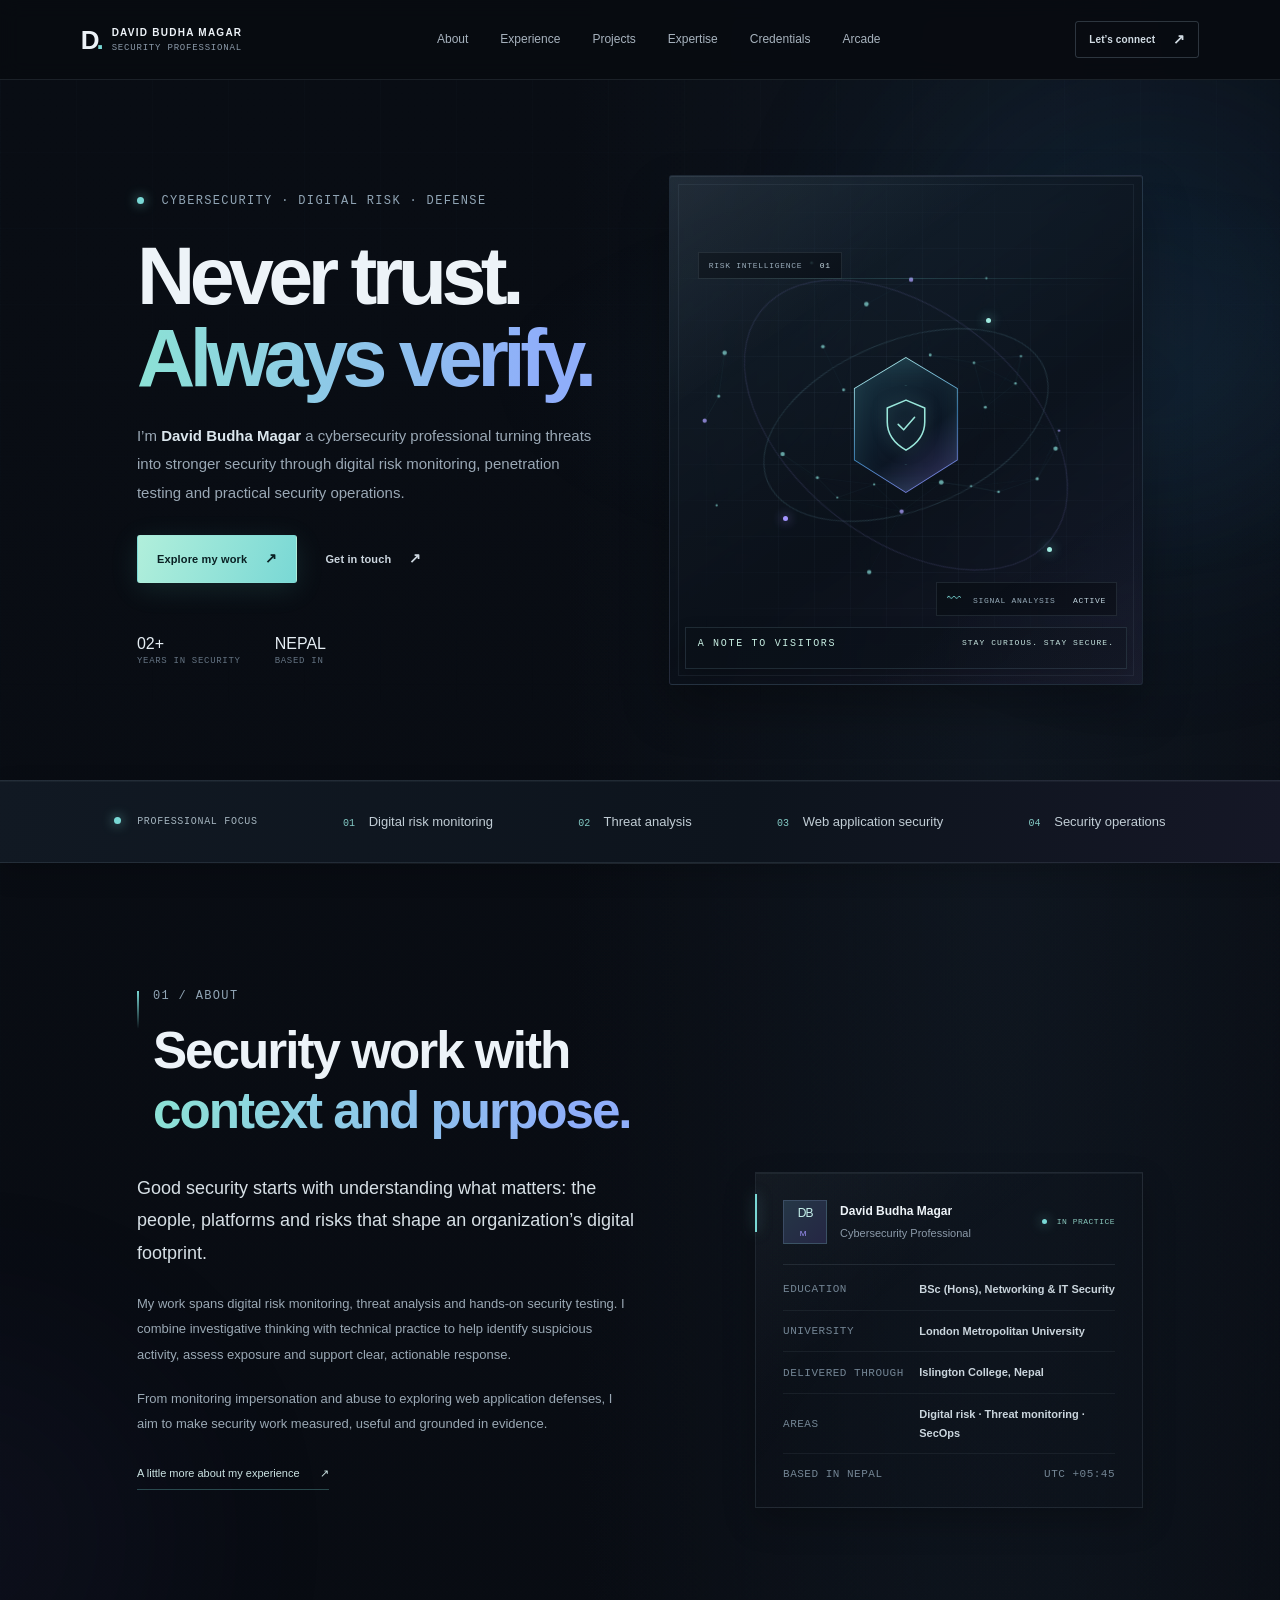
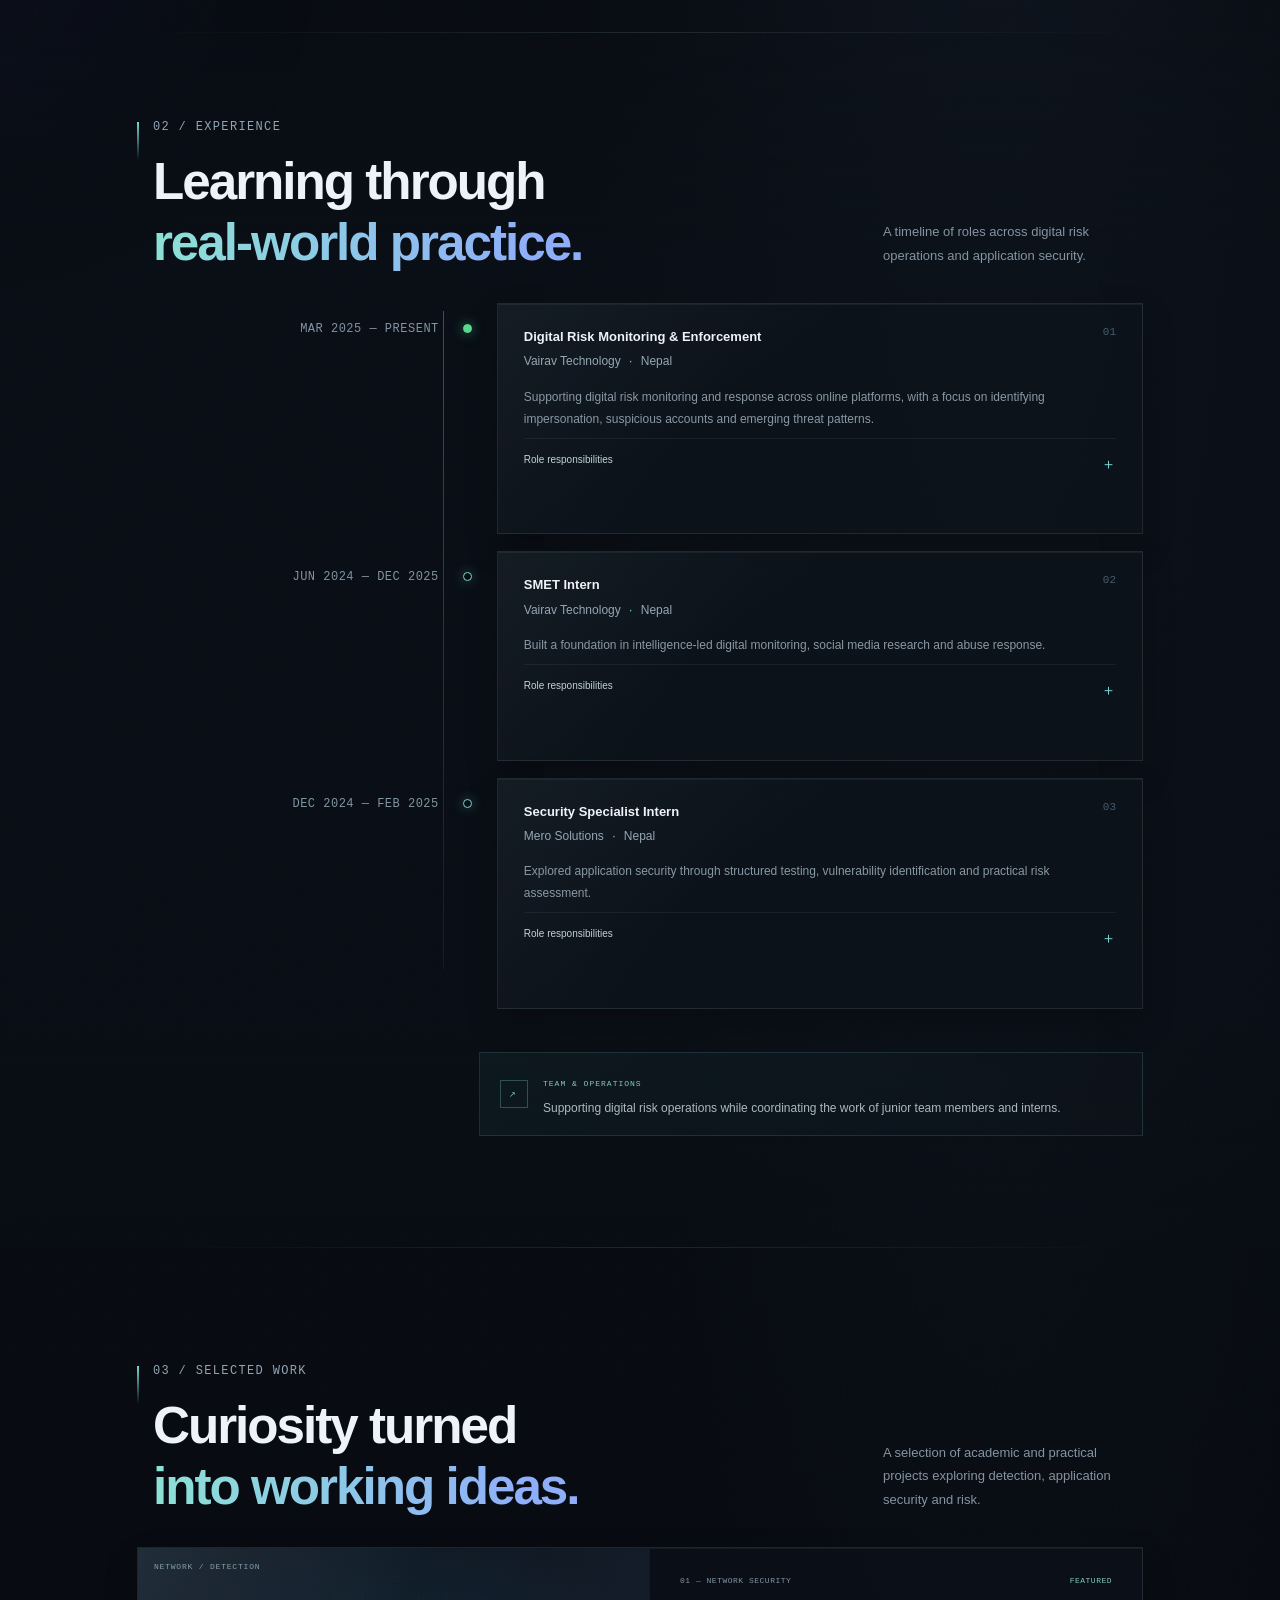
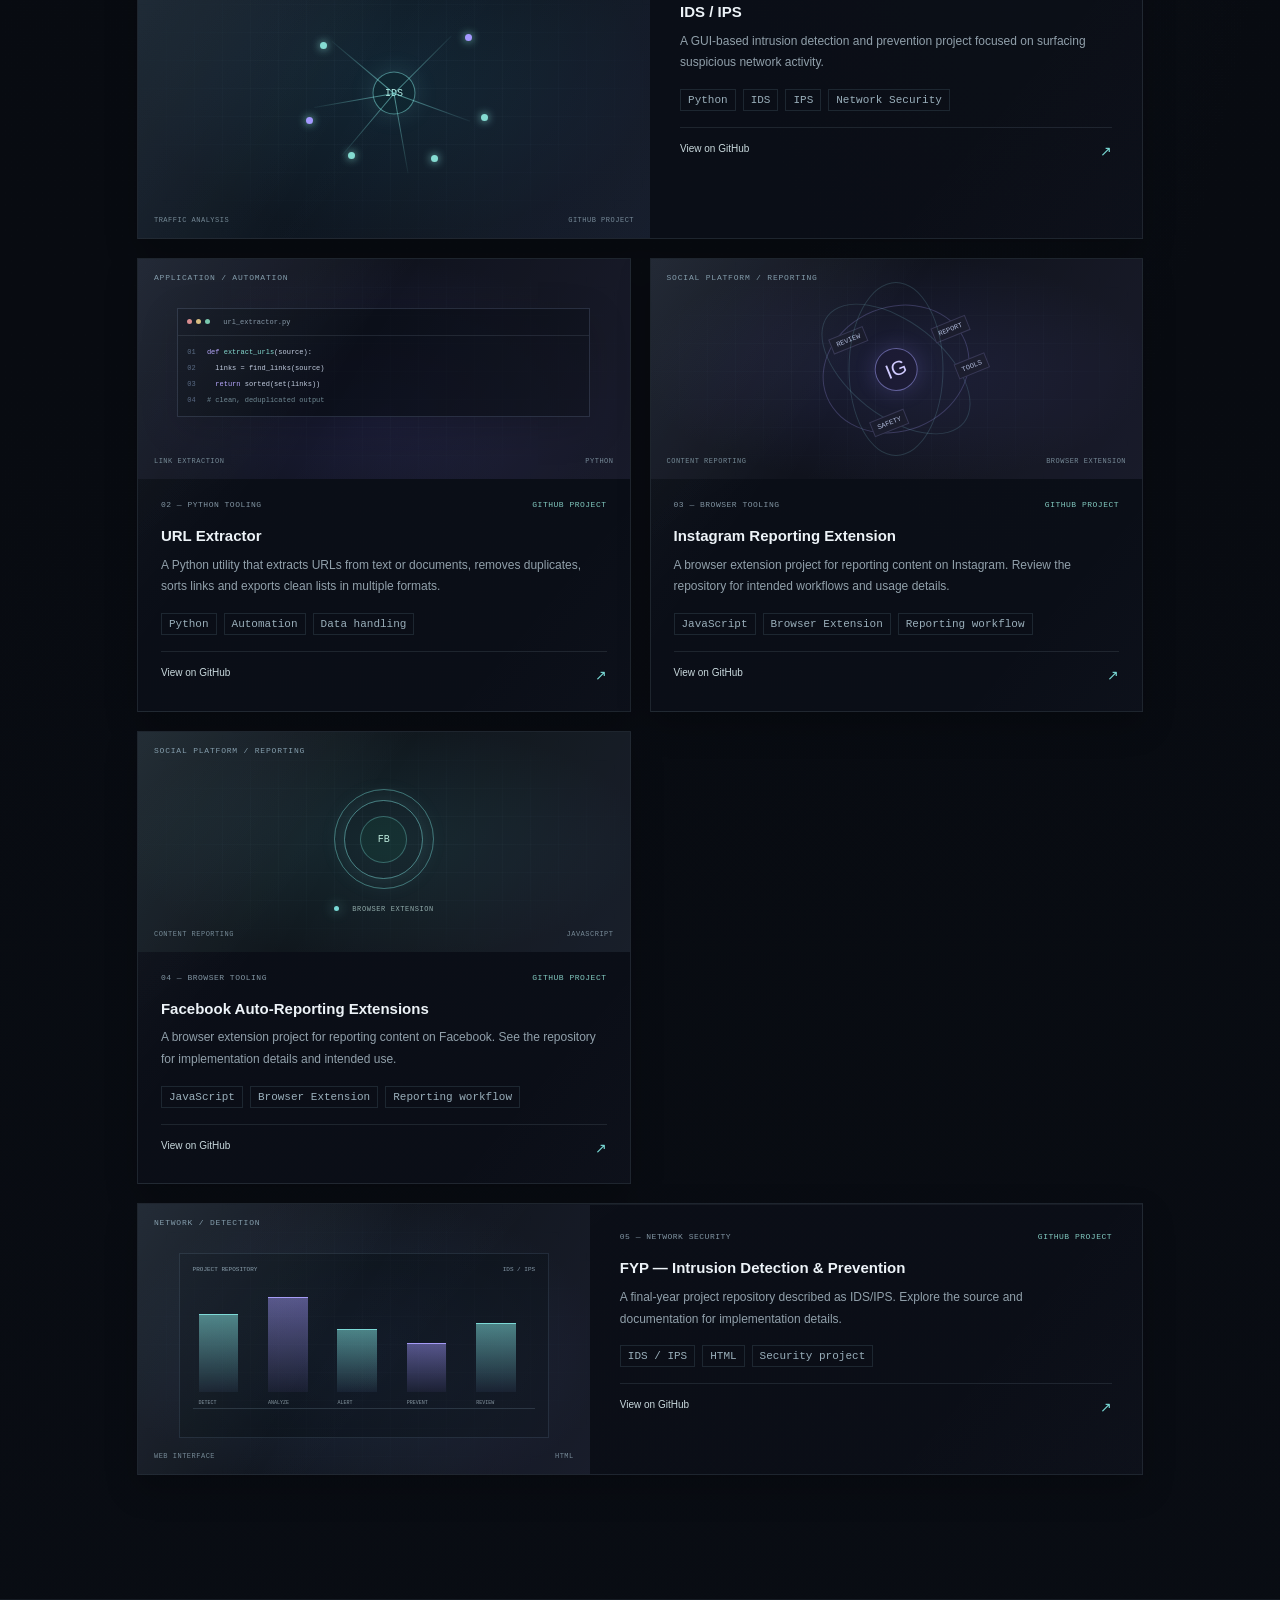
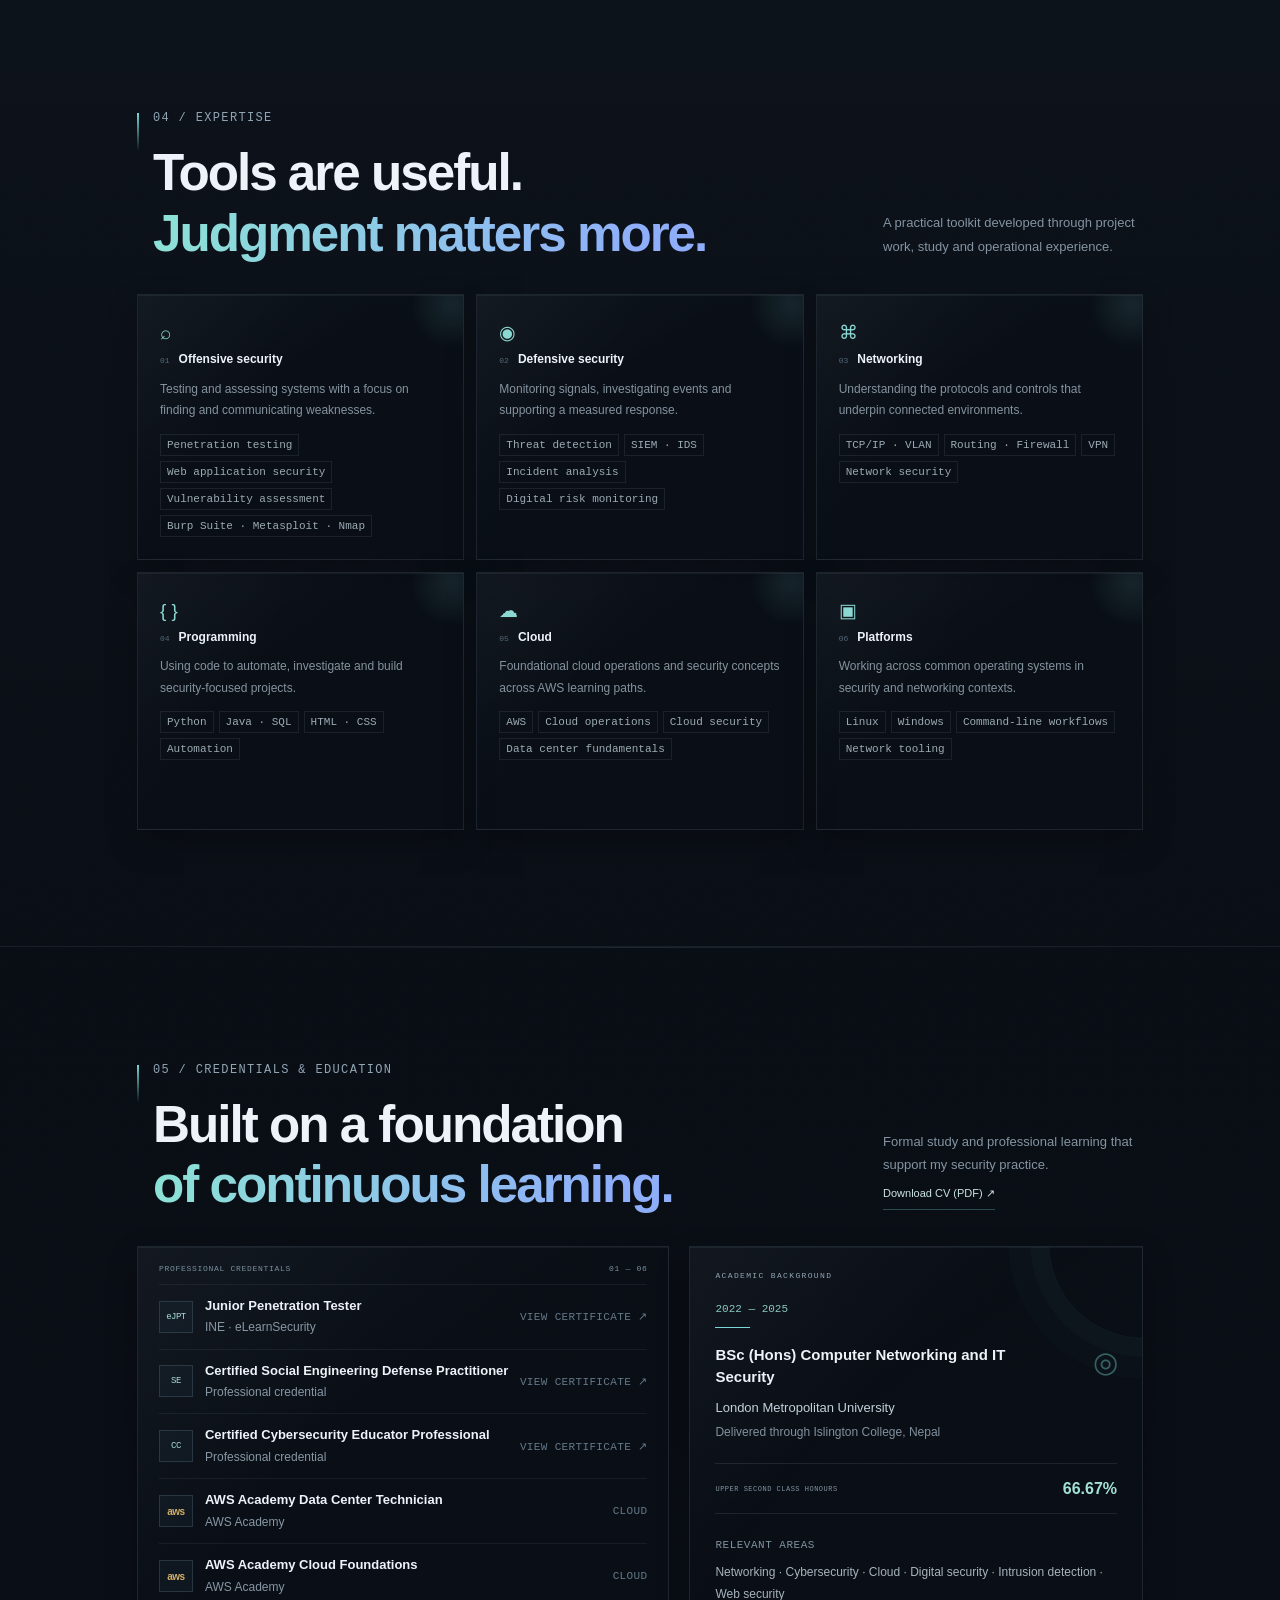
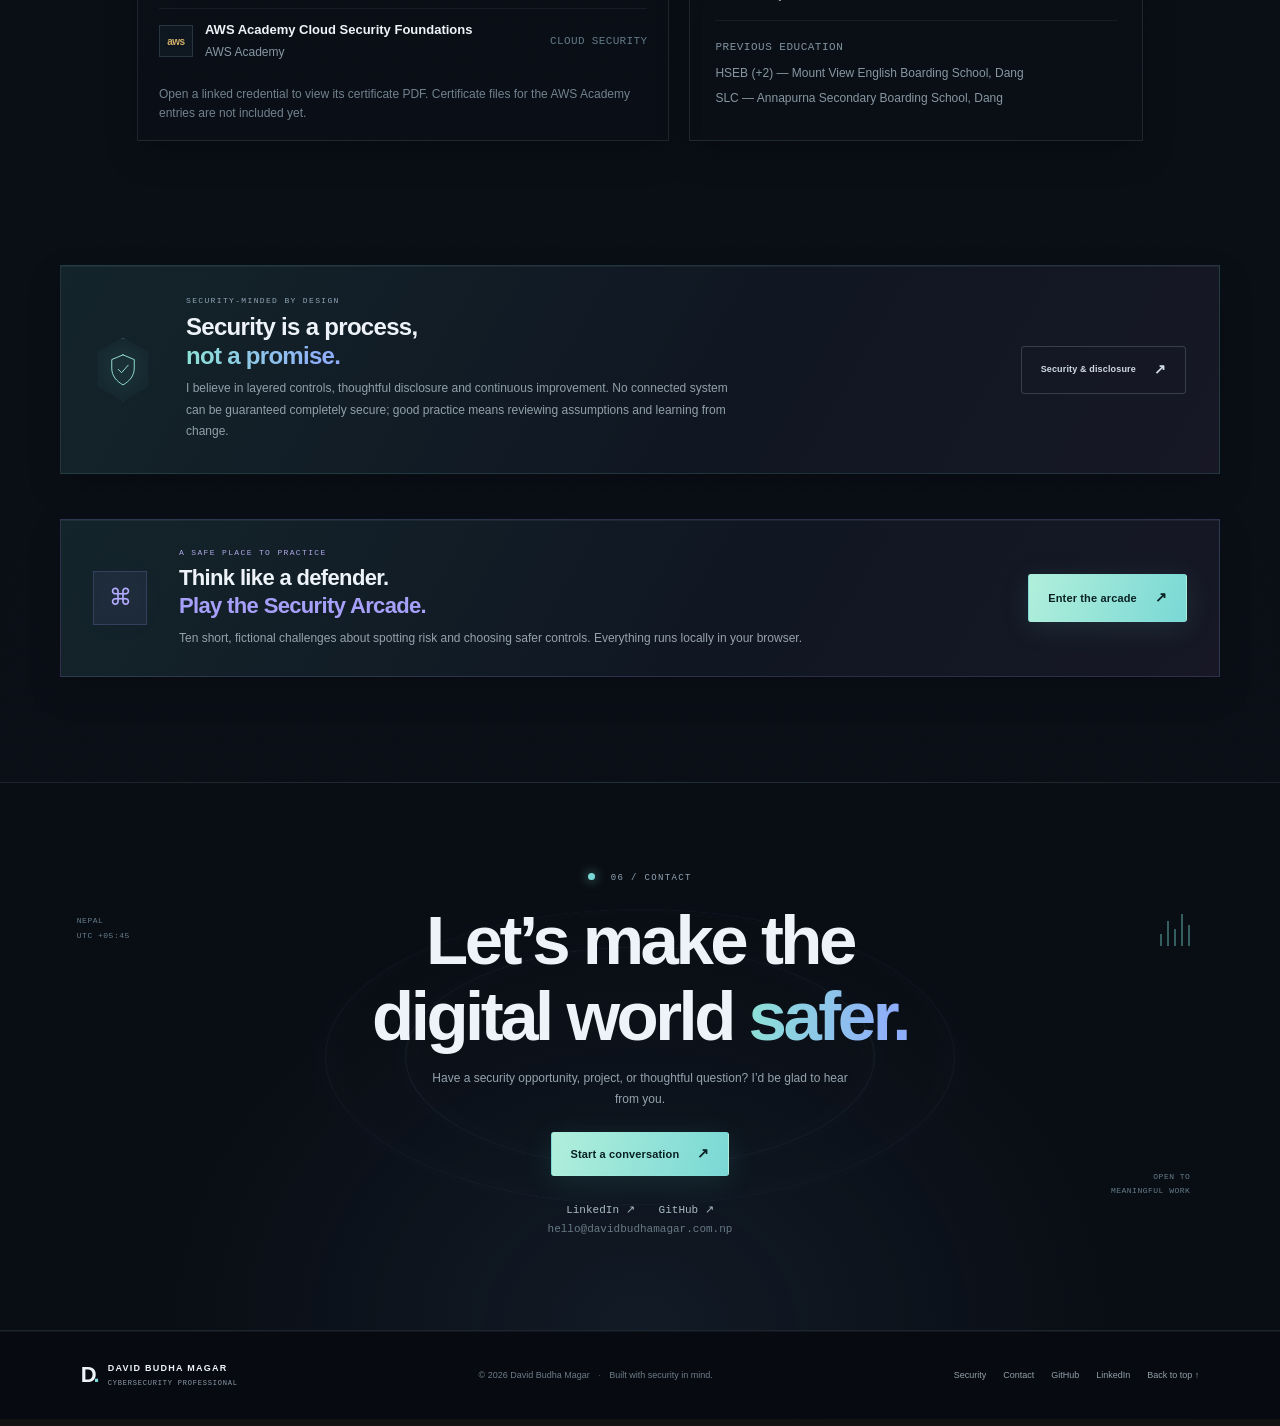
<file: index.html>
<!doctype html>
<html lang="en">
  <head>
    <meta charset="utf-8" />
    <meta name="viewport" content="width=device-width,initial-scale=1" />
    <meta
      http-equiv="Content-Security-Policy"
      content="default-src 'self'; base-uri 'self'; object-src 'none'; script-src 'self'; style-src 'self' 'unsafe-inline' https://fonts.googleapis.com; font-src 'self' https://fonts.gstatic.com; img-src 'self' data:; connect-src 'self' https://fonts.googleapis.com https://fonts.gstatic.com; form-action 'self' mailto:; upgrade-insecure-requests"
    />
    <meta name="referrer" content="strict-origin-when-cross-origin" />
    <meta name="theme-color" content="#080b11" />
    <link rel="icon" type="image/svg+xml" href="/favicon.svg?v=1" />
    <meta
      name="description"
      content="David Budha Magar — cybersecurity professional focused on digital risk monitoring, penetration testing and threat analysis."
    />
    <meta property="og:title" content="David Budha Magar | Cybersecurity Professional" />
    <meta
      property="og:description"
      content="Digital risk intelligence, penetration testing and security operations."
    />
    <meta property="og:type" content="website" />
    <meta property="og:url" content="https://www.davidbudhamagar.com.np/" />
    <meta property="og:site_name" content="David Budha Magar" />
    <meta property="og:image" content="https://www.davidbudhamagar.com.np/og-preview.png" />
    <meta property="og:image:type" content="image/png" />
    <meta property="og:image:width" content="1200" />
    <meta property="og:image:height" content="630" />
    <meta
      property="og:image:alt"
      content="David Budha Magar — cybersecurity professional. Never trust. Always verify."
    />
    <meta name="twitter:card" content="summary_large_image" />
    <meta name="twitter:title" content="David Budha Magar | Cybersecurity Professional" />
    <meta
      name="twitter:description"
      content="Digital risk intelligence, penetration testing and security operations."
    />
    <meta name="twitter:image" content="https://www.davidbudhamagar.com.np/og-preview.png" />
    <meta
      name="twitter:image:alt"
      content="David Budha Magar — cybersecurity professional. Never trust. Always verify."
    />
    <link rel="canonical" href="https://www.davidbudhamagar.com.np/" />
    <link rel="preconnect" href="https://fonts.googleapis.com" />
    <link rel="preconnect" href="https://fonts.gstatic.com" crossorigin />
    <link
      href="https://fonts.googleapis.com/css2?family=DM+Mono:wght@400;500&family=Manrope:wght@400;500;600;700;800&display=swap"
      rel="stylesheet"
    />
    <link rel="stylesheet" href="styles.css?v=readable-type-20261017-v1" />
    <title>David Budha Magar — Cybersecurity Professional</title>
    <script type="application/ld+json">
      {
        "@context": "https://schema.org",
        "@type": "Person",
        "name": "David Budha Magar",
        "url": "https://www.davidbudhamagar.com.np/",
        "jobTitle": "Cybersecurity Professional",
        "alumniOf": { "@type": "CollegeOrUniversity", "name": "London Metropolitan University" },
        "knowsAbout": [
          "Cybersecurity",
          "Penetration Testing",
          "Digital Risk Monitoring",
          "Threat Analysis",
          "Network Security"
        ]
      }
    </script>
  </head>
  <body>
    <div class="ambient ambient-a"></div>
    <div class="ambient ambient-b"></div>
    <header class="site-header">
      <a class="brand" href="#home" aria-label="David Budha Magar home"
        ><span class="brand-mark">D<span>.</span></span
        ><span class="brand-name">DAVID BUDHA MAGAR<small>SECURITY PROFESSIONAL</small></span></a
      >
      <nav class="desktop-nav" aria-label="Main navigation">
        <a href="#about">About</a><a href="#experience">Experience</a
        ><a href="#projects">Projects</a><a href="#skills">Expertise</a
        ><a href="#credentials">Credentials</a><a href="arcade.html">Arcade</a>
      </nav>
      <div class="header-actions">
        <a
          class="button button-small button-outline"
          href="https://www.linkedin.com/in/david-budha-magar-2a601b26a/"
          target="_blank"
          rel="noopener noreferrer"
          >Let’s connect <span>↗</span></a
        ><button class="menu-toggle" aria-label="Open navigation" aria-expanded="false">
          <i></i><i></i>
        </button>
      </div>
    </header>
    <main>
      <section class="hero section-wrap" id="home">
        <div class="hero-copy">
          <div class="eyebrow">
            <span class="pulse-dot"></span> CYBERSECURITY · DIGITAL RISK · DEFENSE
          </div>
          <h1>Never trust.<br /><span>Always verify.</span></h1>
          <p class="hero-intro">
            I’m <strong>David Budha Magar</strong> a cybersecurity professional turning threats
            into stronger security through digital risk monitoring, penetration testing and
            practical security operations.
          </p>
          <div class="hero-actions">
            <a href="#projects" class="button button-primary">Explore my work <span>↗</span></a
            ><a href="#contact" class="button button-quiet">Get in touch <span>↗</span></a>
          </div>
          <div class="hero-meta">
            <span><b>02+</b> YEARS IN SECURITY</span><span><b>NEPAL</b> BASED IN</span>
          </div>
        </div>
        <div
          class="hero-visual"
          aria-label="Abstract interactive cybersecurity network visualization"
        >
          <div class="visual-grid"></div>
          <canvas id="network" aria-hidden="true"></canvas>
          <div class="orbit orbit-one"></div>
          <div class="orbit orbit-two"></div>
          <div class="core-wrap">
            <div class="core-hex">
              <div class="core-inner">
                <svg viewBox="0 0 64 72" aria-hidden="true">
                  <path d="M32 4 56 14v18c0 17-10 28-24 36C18 60 8 49 8 32V14L32 4Z" />
                  <path d="m22 35 7 7 14-16" />
                </svg>
              </div>
            </div>
          </div>
          <div class="visual-tag tag-top">
            <span class="tag-dot"></span> RISK INTELLIGENCE <b>01</b>
          </div>
          <div class="visual-tag tag-bottom">
            <span class="mini-wave">〰</span> SIGNAL ANALYSIS <b>ACTIVE</b>
          </div>
          <div class="node node-a"></div>
          <div class="node node-b"></div>
          <div class="node node-c"></div>
          <div class="scan-line"></div>
          <div class="visual-caption">
            <span class="caption-kicker">A NOTE TO VISITORS</span
            ><span>STAY CURIOUS. STAY SECURE.</span>
          </div>
        </div>
      </section>
      <section class="status-strip">
        <div class="status-label"><span class="pulse-dot"></span> PROFESSIONAL FOCUS</div>
        <div><i>01</i> Digital risk monitoring</div>
        <div><i>02</i> Threat analysis</div>
        <div><i>03</i> Web application security</div>
        <div><i>04</i> Security operations</div>
      </section>
      <section class="section section-about" id="about">
        <div class="section-heading">
          <div class="eyebrow">01 / ABOUT</div>
          <h2>Security work with<br /><span>context and purpose.</span></h2>
        </div>
        <div class="about-content">
          <div class="about-lead">
            <p class="large-copy">
              Good security starts with understanding what matters: the people, platforms and risks
              that shape an organization’s digital footprint.
            </p>
            <p>
              My work spans digital risk monitoring, threat analysis and hands-on security testing.
              I combine investigative thinking with technical practice to help identify suspicious
              activity, assess exposure and support clear, actionable response.
            </p>
            <p>
              From monitoring impersonation and abuse to exploring web application defenses, I aim
              to make security work measured, useful and grounded in evidence.
            </p>
            <a href="#experience" class="text-link"
              >A little more about my experience <span>↗</span></a
            >
          </div>
          <aside class="profile-card">
            <div class="profile-top">
              <div class="avatar">DB<span>M</span></div>
              <div><b>David Budha Magar</b><small>Cybersecurity Professional</small></div>
              <span class="availability"><i></i> IN PRACTICE</span>
            </div>
            <div class="profile-rule"></div>
            <div class="profile-row">
              <span>EDUCATION</span><b>BSc (Hons), Networking &amp; IT Security</b>
            </div>
            <div class="profile-row">
              <span>UNIVERSITY</span><b>London Metropolitan University</b>
            </div>
            <div class="profile-row">
              <span>DELIVERED THROUGH</span><b>Islington College, Nepal</b>
            </div>
            <div class="profile-row">
              <span>AREAS</span><b>Digital risk · Threat monitoring · SecOps</b>
            </div>
            <div class="profile-foot"><span>BASED IN NEPAL</span><span>UTC +05:45</span></div>
          </aside>
        </div>
      </section>
      <section class="section experience-section" id="experience">
        <div class="section-heading heading-row">
          <div>
            <div class="eyebrow">02 / EXPERIENCE</div>
            <h2>Learning through<br /><span>real-world practice.</span></h2>
          </div>
          <p class="heading-aside">
            A timeline of roles across digital risk operations and application security.
          </p>
        </div>
        <div class="timeline">
          <article class="timeline-item current-role">
            <div class="timeline-date">MAR 2025 — PRESENT</div>
            <div class="timeline-marker"><i></i></div>
            <div class="timeline-card">
              <div class="timeline-top">
                <div>
                  <h3>Digital Risk Monitoring &amp; Enforcement</h3>
                  <div class="company">Vairav Technology <span>·</span> Nepal</div>
                </div>
                <span class="role-index">01</span>
              </div>
              <p>
                Supporting digital risk monitoring and response across online platforms, with a
                focus on identifying impersonation, suspicious accounts and emerging threat
                patterns.
              </p>
              <button class="details-toggle" aria-expanded="false">
                Role responsibilities <span>＋</span>
              </button>
              <div class="expand-content">
                <ul>
                  <li>Investigate fraudulent and suspicious profiles and document findings.</li>
                  <li>Coordinate enforcement and takedown workflows with relevant teams.</li>
                  <li>Identify behavioural patterns and support digital threat response.</li>
                  <li>Support and coordinate interns within monitoring operations.</li>
                </ul>
                <div class="role-tags">
                  <span>Digital risk</span><span>Threat analysis</span><span>Operations</span>
                </div>
              </div>
            </div>
          </article>
          <article class="timeline-item">
            <div class="timeline-date">JUN 2024 — DEC 2025</div>
            <div class="timeline-marker"><i></i></div>
            <div class="timeline-card">
              <div class="timeline-top">
                <div>
                  <h3>SMET Intern</h3>
                  <div class="company">Vairav Technology <span>·</span> Nepal</div>
                </div>
                <span class="role-index">02</span>
              </div>
              <p>
                Built a foundation in intelligence-led digital monitoring, social media research and abuse response.
              </p>
              <button class="details-toggle" aria-expanded="false">
                Role responsibilities <span>＋</span>
              </button>
              <div class="expand-content">
                <ul>
                  <li>
                    Developed intelligence-based monitoring profiles and collected threat
                    intelligence.
                  </li>
                  <li>Identified fake or malicious profiles and supported abuse reporting.</li>
                  <li>
                    Assisted with takedown coordination, trend analysis and reporting automation.
                  </li>
                </ul>
                <div class="role-tags">
                  <span>OSINT</span><span>Monitoring</span><span>Reporting</span>
                </div>
              </div>
            </div>
          </article>
          <article class="timeline-item">
            <div class="timeline-date">DEC 2024 — FEB 2025</div>
            <div class="timeline-marker"><i></i></div>
            <div class="timeline-card">
              <div class="timeline-top">
                <div>
                  <h3>Security Specialist Intern</h3>
                  <div class="company">Mero Solutions <span>·</span> Nepal</div>
                </div>
                <span class="role-index">03</span>
              </div>
              <p>
                Explored application security through structured testing, vulnerability
                identification and practical risk assessment.
              </p>
              <button class="details-toggle" aria-expanded="false">
                Role responsibilities <span>＋</span>
              </button>
              <div class="expand-content">
                <ul>
                  <li>Tested web applications and documented potential vulnerabilities.</li>
                  <li>Contributed to security framework development and risk assessment.</li>
                  <li>Prepared practical security recommendations for review.</li>
                </ul>
                <div class="role-tags">
                  <span>Web security</span><span>Assessment</span><span>Risk</span>
                </div>
              </div>
            </div>
          </article>
        </div>
        <div class="team-note">
          <div class="team-icon"><span>↗</span></div>
          <div>
            <span>TEAM &amp; OPERATIONS</span>
            <p>
              Supporting digital risk operations while coordinating the work of junior team members
              and interns.
            </p>
          </div>
        </div>
      </section>
      <section class="section projects-section" id="projects">
        <div class="section-heading heading-row">
          <div>
            <div class="eyebrow">03 / SELECTED WORK</div>
            <h2>Curiosity turned<br /><span>into working ideas.</span></h2>
          </div>
          <p class="heading-aside">
            A selection of academic and practical projects exploring detection, application
            security and risk.
          </p>
        </div>
        <div class="project-grid">
          <article class="project-card project-featured">
            <div class="project-art art-network">
              <div class="art-label">NETWORK / DETECTION</div>
              <div class="network-graphic">
                <span class="net-center">IDS</span><i class="net-point p1"></i
                ><i class="net-point p2"></i><i class="net-point p3"></i><i class="net-point p4"></i
                ><i class="net-point p5"></i><i class="net-point p6"></i><b class="net-line l1"></b
                ><b class="net-line l2"></b><b class="net-line l3"></b><b class="net-line l4"></b
                ><b class="net-line l5"></b><b class="net-line l6"></b>
              </div>
              <div class="art-foot"><span>TRAFFIC ANALYSIS</span><span>GITHUB PROJECT</span></div>
            </div>
            <div class="project-body">
              <div class="project-meta">
                <span>01 — NETWORK SECURITY</span><span>FEATURED</span>
              </div>
              <h3>IDS / IPS</h3>
              <p>
                A GUI-based intrusion detection and prevention project focused on surfacing
                suspicious network activity.
              </p>
              <div class="project-tags">
                <span>Python</span><span>IDS</span><span>IPS</span><span>Network Security</span>
              </div>
              <a
                class="project-open"
                href="https://github.com/Senpaicyber/IDS-IPS"
                target="_blank"
                rel="noopener noreferrer"
                >View on GitHub <span>↗</span></a
              >
            </div>
          </article>
          <article class="project-card">
            <div class="project-art art-code">
              <div class="art-label">APPLICATION / AUTOMATION</div>
              <div class="code-window">
                <div class="code-head"><i></i><i></i><i></i><span>url_extractor.py</span></div>
                <div class="code-lines">
                  <span><i>01</i> <b>def</b> <em>extract_urls</em>(source):</span
                  ><span><i>02</i> &nbsp; links = find_links(source)</span
                  ><span><i>03</i> &nbsp; <b>return</b> sorted(set(links))</span
                  ><span
                    ><i>04</i> <span class="code-comment"># clean, deduplicated output</span></span
                  >
                </div>
              </div>
              <div class="art-foot"><span>LINK EXTRACTION</span><span>PYTHON</span></div>
            </div>
            <div class="project-body">
              <div class="project-meta">
                <span>02 — PYTHON TOOLING</span><span>GITHUB PROJECT</span>
              </div>
              <h3>URL Extractor</h3>
              <p>
                A Python utility that extracts URLs from text or documents, removes duplicates,
                sorts links and exports clean lists in multiple formats.
              </p>
              <div class="project-tags">
                <span>Python</span><span>Automation</span><span>Data handling</span>
              </div>
              <a
                class="project-open"
                href="https://github.com/Senpaicyber/URL-extractor-"
                target="_blank"
                rel="noopener noreferrer"
                >View on GitHub <span>↗</span></a
              >
            </div>
          </article>
          <article class="project-card">
            <div class="project-art art-crypto">
              <div class="art-label">SOCIAL PLATFORM / REPORTING</div>
              <div class="crypto-orbit">
                <div class="crypto-core">IG</div>
                <span class="cipher c1">REVIEW</span><span class="cipher c2">REPORT</span
                ><span class="cipher c3">SAFETY</span><span class="cipher c4">TOOLS</span>
              </div>
              <div class="art-foot">
                <span>CONTENT REPORTING</span><span>BROWSER EXTENSION</span>
              </div>
            </div>
            <div class="project-body">
              <div class="project-meta">
                <span>03 — BROWSER TOOLING</span><span>GITHUB PROJECT</span>
              </div>
              <h3>Instagram Reporting Extension</h3>
              <p>
                A browser extension project for reporting content on Instagram. Review the
                repository for intended workflows and usage details.
              </p>
              <div class="project-tags">
                <span>JavaScript</span><span>Browser Extension</span><span>Reporting workflow</span>
              </div>
              <a
                class="project-open"
                href="https://github.com/Senpaicyber/Instagram-reporting-extension"
                target="_blank"
                rel="noopener noreferrer"
                >View on GitHub <span>↗</span></a
              >
            </div>
          </article>
          <article class="project-card">
            <div class="project-art art-iot">
              <div class="art-label">SOCIAL PLATFORM / REPORTING</div>
              <div class="iot-sensor">
                <div class="sensor-ring"><div class="sensor-core">FB</div></div>
                <span class="sensor-wave w1"></span><span class="sensor-wave w2"></span
                ><span class="sensor-wave w3"></span>
                <div class="sensor-status"><i></i> BROWSER EXTENSION</div>
              </div>
              <div class="art-foot"><span>CONTENT REPORTING</span><span>JAVASCRIPT</span></div>
            </div>
            <div class="project-body">
              <div class="project-meta">
                <span>04 — BROWSER TOOLING</span><span>GITHUB PROJECT</span>
              </div>
              <h3>Facebook Auto-Reporting Extensions</h3>
              <p>
                A browser extension project for reporting content on Facebook. See the repository
                for implementation details and intended use.
              </p>
              <div class="project-tags">
                <span>JavaScript</span><span>Browser Extension</span><span>Reporting workflow</span>
              </div>
              <a
                class="project-open"
                href="https://github.com/Senpaicyber/Facebook-auto-reporting-Extension-s"
                target="_blank"
                rel="noopener noreferrer"
                >View on GitHub <span>↗</span></a
              >
            </div>
          </article>
          <article class="project-card project-wide">
            <div class="project-art art-risk">
              <div class="art-label">NETWORK / DETECTION</div>
              <div class="risk-chart">
                <div class="risk-chart-head">
                  <span>PROJECT REPOSITORY</span><span>IDS / IPS</span>
                </div>
                <div class="risk-bars">
                  <i style="--bar: 72%"><b>DETECT</b></i
                  ><i style="--bar: 88%"><b>ANALYZE</b></i
                  ><i style="--bar: 58%"><b>ALERT</b></i
                  ><i style="--bar: 45%"><b>PREVENT</b></i
                  ><i style="--bar: 64%"><b>REVIEW</b></i>
                </div>
              </div>
              <div class="art-foot"><span>WEB INTERFACE</span><span>HTML</span></div>
            </div>
            <div class="project-body">
              <div class="project-meta">
                <span>05 — NETWORK SECURITY</span><span>GITHUB PROJECT</span>
              </div>
              <h3>FYP — Intrusion Detection &amp; Prevention</h3>
              <p>
                A final-year project repository described as IDS/IPS. Explore the source and
                documentation for implementation details.
              </p>
              <div class="project-tags">
                <span>IDS / IPS</span><span>HTML</span><span>Security project</span>
              </div>
              <a
                class="project-open"
                href="https://github.com/Senpaicyber/FYP"
                target="_blank"
                rel="noopener noreferrer"
                >View on GitHub <span>↗</span></a
              >
            </div>
          </article>
        </div>
      </section>
      <section class="expertise-section" id="skills">
        <div class="section section-skills">
          <div class="section-heading heading-row">
            <div>
              <div class="eyebrow">04 / EXPERTISE</div>
              <h2>Tools are useful.<br /><span>Judgment matters more.</span></h2>
            </div>
            <p class="heading-aside">
              A practical toolkit developed through project work, study and operational experience.
            </p>
          </div>
          <div class="skills-grid">
            <article class="skill-card">
              <div class="skill-icon">⌕</div>
              <div class="skill-title">
                <span>01</span>
                <h3>Offensive security</h3>
              </div>
              <p>
                Testing and assessing systems with a focus on finding and communicating weaknesses.
              </p>
              <div class="skill-list">
                <span>Penetration testing</span><span>Web application security</span
                ><span>Vulnerability assessment</span><span>Burp Suite · Metasploit · Nmap</span>
              </div>
            </article>
            <article class="skill-card">
              <div class="skill-icon">◉</div>
              <div class="skill-title">
                <span>02</span>
                <h3>Defensive security</h3>
              </div>
              <p>Monitoring signals, investigating events and supporting a measured response.</p>
              <div class="skill-list">
                <span>Threat detection</span><span>SIEM · IDS</span><span>Incident analysis</span
                ><span>Digital risk monitoring</span>
              </div>
            </article>
            <article class="skill-card">
              <div class="skill-icon">⌘</div>
              <div class="skill-title">
                <span>03</span>
                <h3>Networking</h3>
              </div>
              <p>Understanding the protocols and controls that underpin connected environments.</p>
              <div class="skill-list">
                <span>TCP/IP · VLAN</span><span>Routing · Firewall</span><span>VPN</span
                ><span>Network security</span>
              </div>
            </article>
            <article class="skill-card">
              <div class="skill-icon">{ }</div>
              <div class="skill-title">
                <span>04</span>
                <h3>Programming</h3>
              </div>
              <p>Using code to automate, investigate and build security-focused projects.</p>
              <div class="skill-list">
                <span>Python</span><span>Java · SQL</span><span>HTML · CSS</span
                ><span>Automation</span>
              </div>
            </article>
            <article class="skill-card">
              <div class="skill-icon">☁</div>
              <div class="skill-title">
                <span>05</span>
                <h3>Cloud</h3>
              </div>
              <p>Foundational cloud operations and security concepts across AWS learning paths.</p>
              <div class="skill-list">
                <span>AWS</span><span>Cloud operations</span><span>Cloud security</span
                ><span>Data center fundamentals</span>
              </div>
            </article>
            <article class="skill-card">
              <div class="skill-icon">▣</div>
              <div class="skill-title">
                <span>06</span>
                <h3>Platforms</h3>
              </div>
              <p>Working across common operating systems in security and networking contexts.</p>
              <div class="skill-list">
                <span>Linux</span><span>Windows</span><span>Command-line workflows</span
                ><span>Network tooling</span>
              </div>
            </article>
          </div>
        </div>
      </section>
      <section class="section credentials-section" id="credentials">
        <div class="section-heading heading-row">
          <div>
            <div class="eyebrow">05 / CREDENTIALS &amp; EDUCATION</div>
            <h2>Built on a foundation<br /><span>of continuous learning.</span></h2>
          </div>
          <p class="heading-aside">
            Formal study and professional learning that support my security practice.<br /><a class="text-link credential-cv-link" href="/documents/david-budha-magar-cv.pdf" target="_blank" rel="noopener noreferrer">Download CV (PDF) ↗</a>
          </p>
        </div>
        <div class="credentials-layout">
          <div class="credential-list">
            <div class="credential-head">
              <span>PROFESSIONAL CREDENTIALS</span><span>01 — 06</span>
            </div>
            <article class="credential-row">
              <div class="credential-mark">eJPT</div>
              <div>
                <h3>Junior Penetration Tester</h3>
                <p>INE · eLearnSecurity</p>
              </div>
              <a class="credential-type credential-document-link" href="/documents/ejpt-certificate.pdf" target="_blank" rel="noopener noreferrer" aria-label="Open the eJPT certificate (PDF)">VIEW CERTIFICATE ↗</a>
            </article>
            <article class="credential-row">
              <div class="credential-mark">SE</div>
              <div>
                <h3>Certified Social Engineering Defense Practitioner</h3>
                <p>Professional credential</p>
              </div>
              <a class="credential-type credential-document-link" href="/documents/csedp-certificate.pdf" target="_blank" rel="noopener noreferrer" aria-label="Open the CSEDP certificate (PDF)">VIEW CERTIFICATE ↗</a>
            </article>
            <article class="credential-row">
              <div class="credential-mark">CC</div>
              <div>
                <h3>Certified Cybersecurity Educator Professional</h3>
                <p>Professional credential</p>
              </div>
              <a class="credential-type credential-document-link" href="/documents/ccep-certificate.pdf" target="_blank" rel="noopener noreferrer" aria-label="Open the CCEP certificate (PDF)">VIEW CERTIFICATE ↗</a>
            </article>
            <article class="credential-row">
              <div class="credential-mark aws-mark">aws</div>
              <div>
                <h3>AWS Academy Data Center Technician</h3>
                <p>AWS Academy</p>
              </div>
              <span class="credential-type">CLOUD</span>
            </article>
            <article class="credential-row">
              <div class="credential-mark aws-mark">aws</div>
              <div>
                <h3>AWS Academy Cloud Foundations</h3>
                <p>AWS Academy</p>
              </div>
              <span class="credential-type">CLOUD</span>
            </article>
            <article class="credential-row">
              <div class="credential-mark aws-mark">aws</div>
              <div>
                <h3>AWS Academy Cloud Security Foundations</h3>
                <p>AWS Academy</p>
              </div>
              <span class="credential-type">CLOUD SECURITY</span>
            </article>
            <p class="credential-note">
              Open a linked credential to view its certificate PDF. Certificate files for the AWS Academy entries are not included yet.
            </p>
          </div>
          <div class="education-card">
            <div class="eyebrow">ACADEMIC BACKGROUND</div>
            <div class="education-date">2022 — 2025</div>
            <div class="education-rule"></div>
            <div class="education-icon">◎</div>
            <h3>BSc (Hons) Computer Networking and IT Security</h3>
            <p class="edu-university">London Metropolitan University</p>
            <p class="edu-delivery">Delivered through Islington College, Nepal</p>
            <div class="degree-result"><span>UPPER SECOND CLASS HONOURS</span><b>66.67%</b></div>
            <div class="education-focus">
              <span>RELEVANT AREAS</span>
              <p>
                Networking · Cybersecurity · Cloud · Digital security · Intrusion detection · Web
                security
              </p>
            </div>
            <div class="prior-education">
              <span>PREVIOUS EDUCATION</span>
              <p>HSEB (+2) — Mount View English Boarding School, Dang</p>
              <p>SLC — Annapurna Secondary Boarding School, Dang</p>
            </div>
          </div>
        </div>
      </section>
      <section class="security-note">
        <div class="security-emblem">
          <svg viewBox="0 0 64 72" aria-hidden="true">
            <path d="M32 4 56 14v18c0 17-10 28-24 36C18 60 8 49 8 32V14L32 4Z" />
            <path d="m22 35 7 7 14-16" />
          </svg>
        </div>
        <div>
          <div class="eyebrow">SECURITY-MINDED BY DESIGN</div>
          <h2>Security is a process,<br /><span>not a promise.</span></h2>
          <p>
            I believe in layered controls, thoughtful disclosure and continuous improvement. No
            connected system can be guaranteed completely secure; good practice means reviewing
            assumptions and learning from change.
          </p>
        </div>
        <a href="security.html" class="button button-outline"
          >Security &amp; disclosure <span>↗</span></a
        >
      </section>
      <section class="arcade-teaser">
        <div class="arcade-teaser-icon">⌘</div>
        <div>
          <div class="eyebrow">A SAFE PLACE TO PRACTICE</div>
          <h2>Think like a defender.<br /><span>Play the Security Arcade.</span></h2>
          <p>
            Ten short, fictional challenges about spotting risk and choosing safer controls.
            Everything runs locally in your browser.
          </p>
        </div>
        <a href="arcade.html" class="button button-primary">Enter the arcade <span>↗</span></a>
      </section>
      <section class="contact-section" id="contact">
        <div class="contact-orb orb-a"></div>
        <div class="contact-orb orb-b"></div>
        <div class="contact-inner">
          <div class="eyebrow"><span class="pulse-dot"></span> 06 / CONTACT</div>
          <h2>Let’s make the<br />digital world <span>safer.</span></h2>
          <p>
            Have a security opportunity, project, or thoughtful question? I’d be glad to hear from
            you.
          </p>
          <a href="mailto:hello@davidbudhamagar.com.np" class="button button-primary contact-button"
            >Start a conversation <span>↗</span></a
          >
          <div class="contact-socials">
            <a
              href="https://www.linkedin.com/in/david-budha-magar-2a601b26a/"
              target="_blank"
              rel="noopener noreferrer"
              >LinkedIn ↗</a
            ><a href="https://github.com/Senpaicyber" target="_blank" rel="noopener noreferrer"
              >GitHub ↗</a
            >
          </div>
          <a class="contact-email" href="mailto:hello@davidbudhamagar.com.np"
            >hello@davidbudhamagar.com.np</a
          >
        </div>
        <div class="contact-side">
          <div class="side-coordinate">NEPAL<br />UTC +05:45</div>
          <div class="side-note">OPEN TO<br />MEANINGFUL WORK</div>
          <div class="side-lines"><i></i><i></i><i></i><i></i><i></i></div>
        </div>
      </section>
    </main>
    <footer class="site-footer">
      <a class="brand" href="#home"
        ><span class="brand-mark">D<span>.</span></span
        ><span class="brand-name"
          >DAVID BUDHA MAGAR<small>CYBERSECURITY PROFESSIONAL</small></span
        ></a
      >
      <div class="footer-center">
        © 2026 David Budha Magar <span>·</span> Built with security in mind.
      </div>
      <div class="footer-links">
        <a href="security.html">Security</a><a href="#contact">Contact</a
        ><a href="https://github.com/Senpaicyber" target="_blank" rel="noopener noreferrer"
          >GitHub</a
        ><a
          href="https://www.linkedin.com/in/david-budha-magar-2a601b26a/"
          target="_blank"
          rel="noopener noreferrer"
          >LinkedIn</a
        ><a href="#home">Back to top ↑</a>
      </div>
    </footer>
    <script src="script.js" defer></script>
  </body>
</html>
</file>
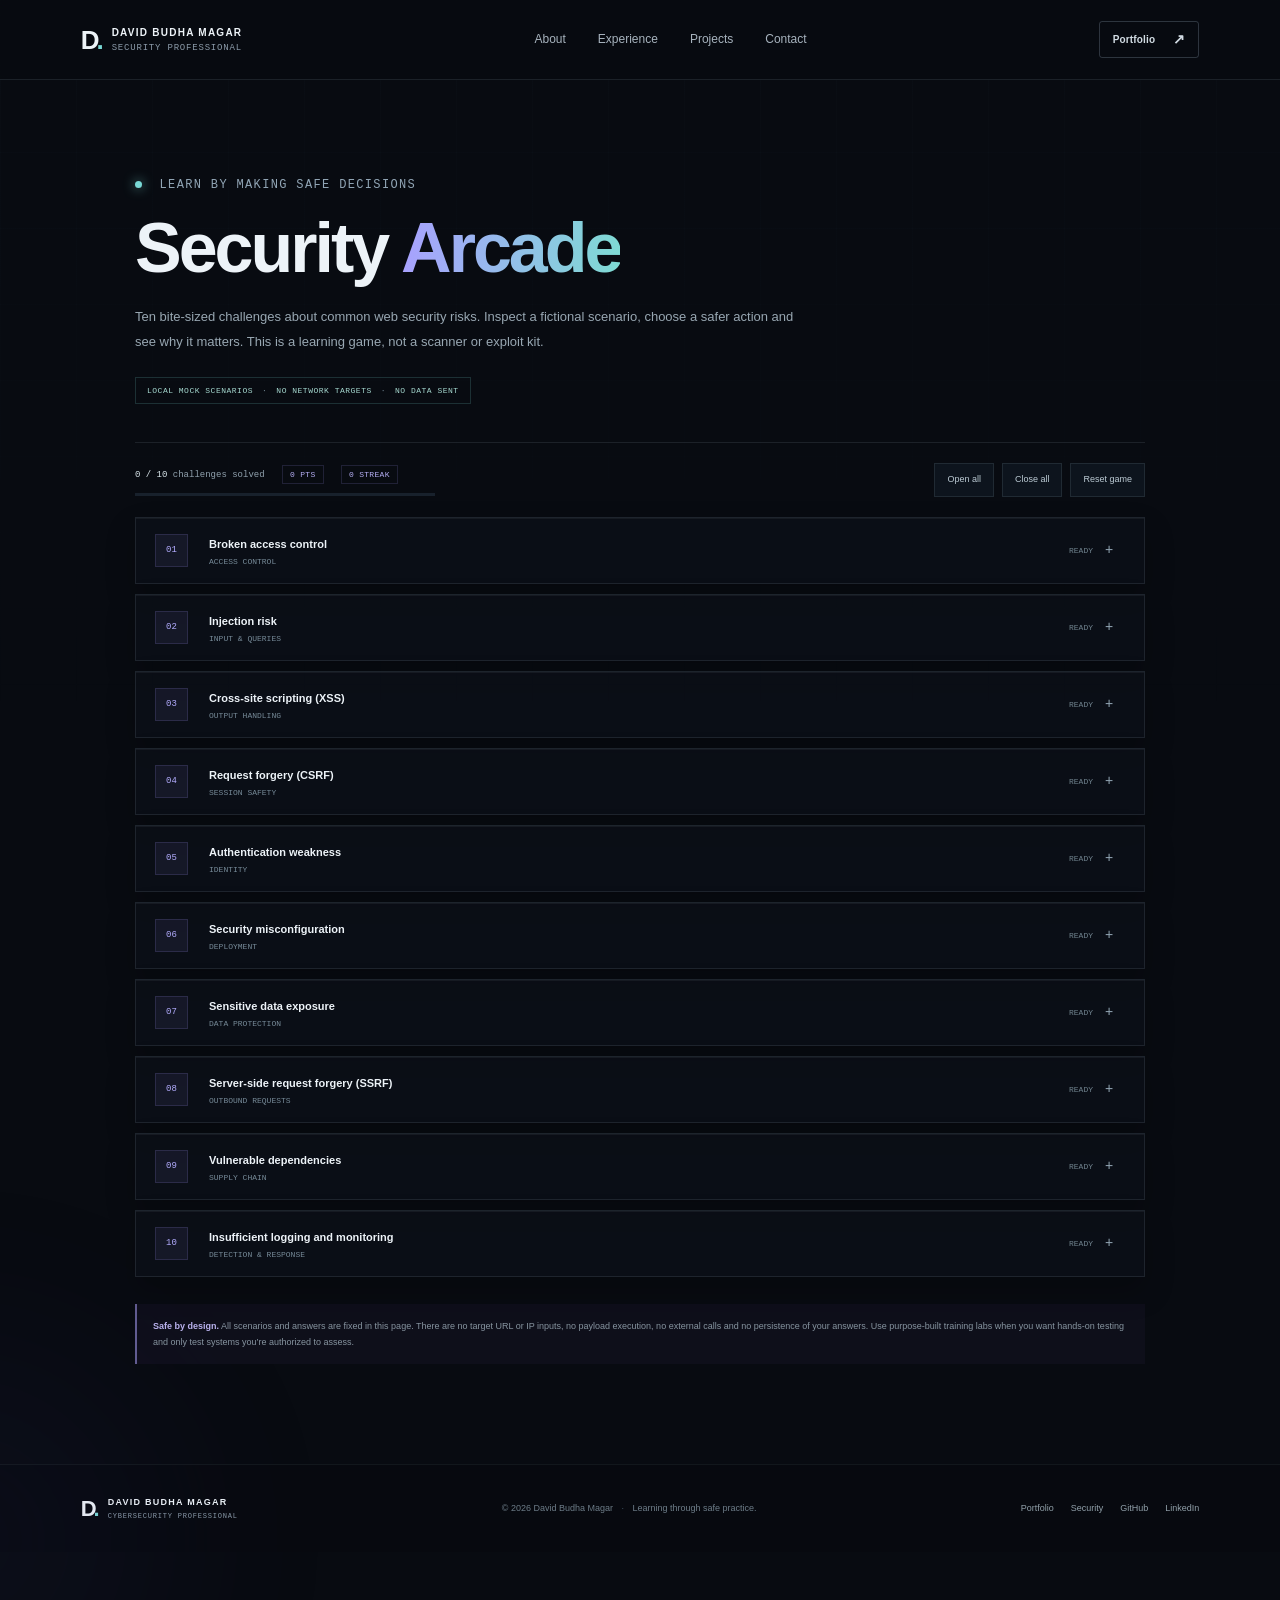
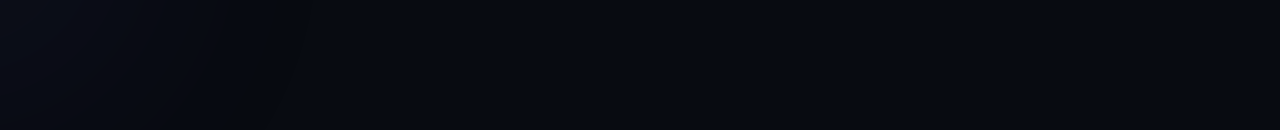
<file: arcade.html>
<!doctype html>
<html lang="en">
  <head>
    <meta charset="utf-8" />
    <meta name="viewport" content="width=device-width,initial-scale=1" />
    <meta
      http-equiv="Content-Security-Policy"
      content="default-src 'self'; base-uri 'self'; object-src 'none'; script-src 'self'; style-src 'self' 'unsafe-inline' https://fonts.googleapis.com; font-src 'self' https://fonts.gstatic.com; img-src 'self' data:; connect-src 'self' https://fonts.googleapis.com https://fonts.gstatic.com; form-action 'self' mailto:; upgrade-insecure-requests"
    />
    <meta name="referrer" content="strict-origin-when-cross-origin" />
    <meta name="theme-color" content="#080b11" />
    <link rel="icon" type="image/svg+xml" href="/favicon.svg?v=1" />
    <meta
      name="description"
      content="Ten safe, browser-only cybersecurity learning challenges by David Budha Magar."
    />
    <meta property="og:type" content="website" />
    <meta property="og:title" content="Security Arcade — David Budha Magar" />
    <meta
      property="og:description"
      content="Ten safe, browser-only cybersecurity learning challenges."
    />
    <meta property="og:url" content="https://www.davidbudhamagar.com.np/arcade.html" />
    <meta property="og:site_name" content="David Budha Magar" />
    <meta property="og:image" content="https://www.davidbudhamagar.com.np/og-preview.png" />
    <meta property="og:image:type" content="image/png" />
    <meta property="og:image:width" content="1200" />
    <meta property="og:image:height" content="630" />
    <meta
      property="og:image:alt"
      content="David Budha Magar — cybersecurity professional. Never trust. Always verify."
    />
    <meta name="twitter:card" content="summary_large_image" />
    <meta name="twitter:title" content="Security Arcade — David Budha Magar" />
    <meta
      name="twitter:description"
      content="Ten safe, browser-only cybersecurity learning challenges."
    />
    <meta name="twitter:image" content="https://www.davidbudhamagar.com.np/og-preview.png" />
    <meta
      name="twitter:image:alt"
      content="David Budha Magar — cybersecurity professional. Never trust. Always verify."
    />
    <link rel="canonical" href="https://www.davidbudhamagar.com.np/arcade.html" />
    <link rel="stylesheet" href="styles.css?v=readable-type-20261017-v1" />
    <title>Security Arcade — David Budha Magar</title>
  </head>
  <body class="site-subpage">
    <div class="ambient ambient-b"></div>
    <header class="site-header">
      <a class="brand" href="index.html"
        ><span class="brand-mark">D<span>.</span></span
        ><span class="brand-name">DAVID BUDHA MAGAR<small>SECURITY PROFESSIONAL</small></span></a
      >
      <nav class="desktop-nav" aria-label="Main navigation">
        <a href="index.html#about">About</a><a href="index.html#experience">Experience</a
        ><a href="index.html#projects">Projects</a><a href="index.html#contact">Contact</a>
      </nav>
      <div class="header-actions">
        <a class="button button-small button-outline" href="index.html">Portfolio <span>↗</span></a
        ><button
          class="menu-toggle"
          type="button"
          aria-label="Open navigation"
          aria-expanded="false"
        >
          <i></i><i></i>
        </button>
      </div>
    </header>
    <main class="arcade-page">
      <section class="arcade-hero">
        <div class="eyebrow"><span class="pulse-dot"></span> LEARN BY MAKING SAFE DECISIONS</div>
        <h1>Security <span>Arcade</span></h1>
        <p>
          Ten bite-sized challenges about common web security risks. Inspect a fictional scenario,
          choose a safer action and see why it matters. This is a learning game, not a scanner or
          exploit kit.
        </p>
        <div class="arcade-boundary">
          LOCAL MOCK SCENARIOS <span>·</span> NO NETWORK TARGETS <span>·</span> NO DATA SENT
        </div>
      </section>
      <div class="arcade-toolbar">
        <div class="arcade-progress">
          <b id="score-count">0 / 10</b> challenges solved
          <span class="arcade-stat" id="score-points">0 PTS</span>
          <span class="arcade-stat" id="score-streak">0 STREAK</span>
          <div class="progress-track"><i id="progress-fill"></i></div>
        </div>
        <div class="arcade-actions">
          <button id="expand-all" type="button">Open all</button
          ><button id="collapse-all" type="button">Close all</button
          ><button id="reset-game" type="button">Reset game</button>
        </div>
      </div>
      <section
        class="challenge-list"
        id="challenge-list"
        aria-label="Security challenges"
      ></section>
      <section class="challenge-result" id="challenge-result" aria-live="polite">
        <h2>Nice work. You cleared all ten.</h2>
        <p id="result-score"></p>
        <p>
          Keep the habit: identify the risk, choose a proportionate control and verify the result
          in an authorized environment.
        </p>
        <button class="challenge-next" id="play-again" type="button">Play again</button>
      </section>
      <div class="challenge-safety">
        <b>Safe by design.</b> All scenarios and answers are fixed in this page. There are no target
        URL or IP inputs, no payload execution, no external calls and no persistence of your
        answers. Use purpose-built training labs when you want hands-on testing and only test
        systems you’re authorized to assess.
      </div>
    </main>
    <footer class="site-footer">
      <a class="brand" href="index.html"
        ><span class="brand-mark">D<span>.</span></span
        ><span class="brand-name"
          >DAVID BUDHA MAGAR<small>CYBERSECURITY PROFESSIONAL</small></span
        ></a
      >
      <div class="footer-center">
        © 2026 David Budha Magar <span>·</span> Learning through safe practice.
      </div>
      <div class="footer-links">
        <a href="index.html">Portfolio</a><a href="security.html">Security</a
        ><a href="https://github.com/Senpaicyber" target="_blank" rel="noopener noreferrer"
          >GitHub</a
        ><a
          href="https://www.linkedin.com/in/david-budha-magar-2a601b26a/"
          target="_blank"
          rel="noopener noreferrer"
          >LinkedIn</a
        >
      </div>
    </footer>
    <script src="script.js" defer></script>
    <script src="arcade.js" defer></script>
  </body>
</html>
</file>
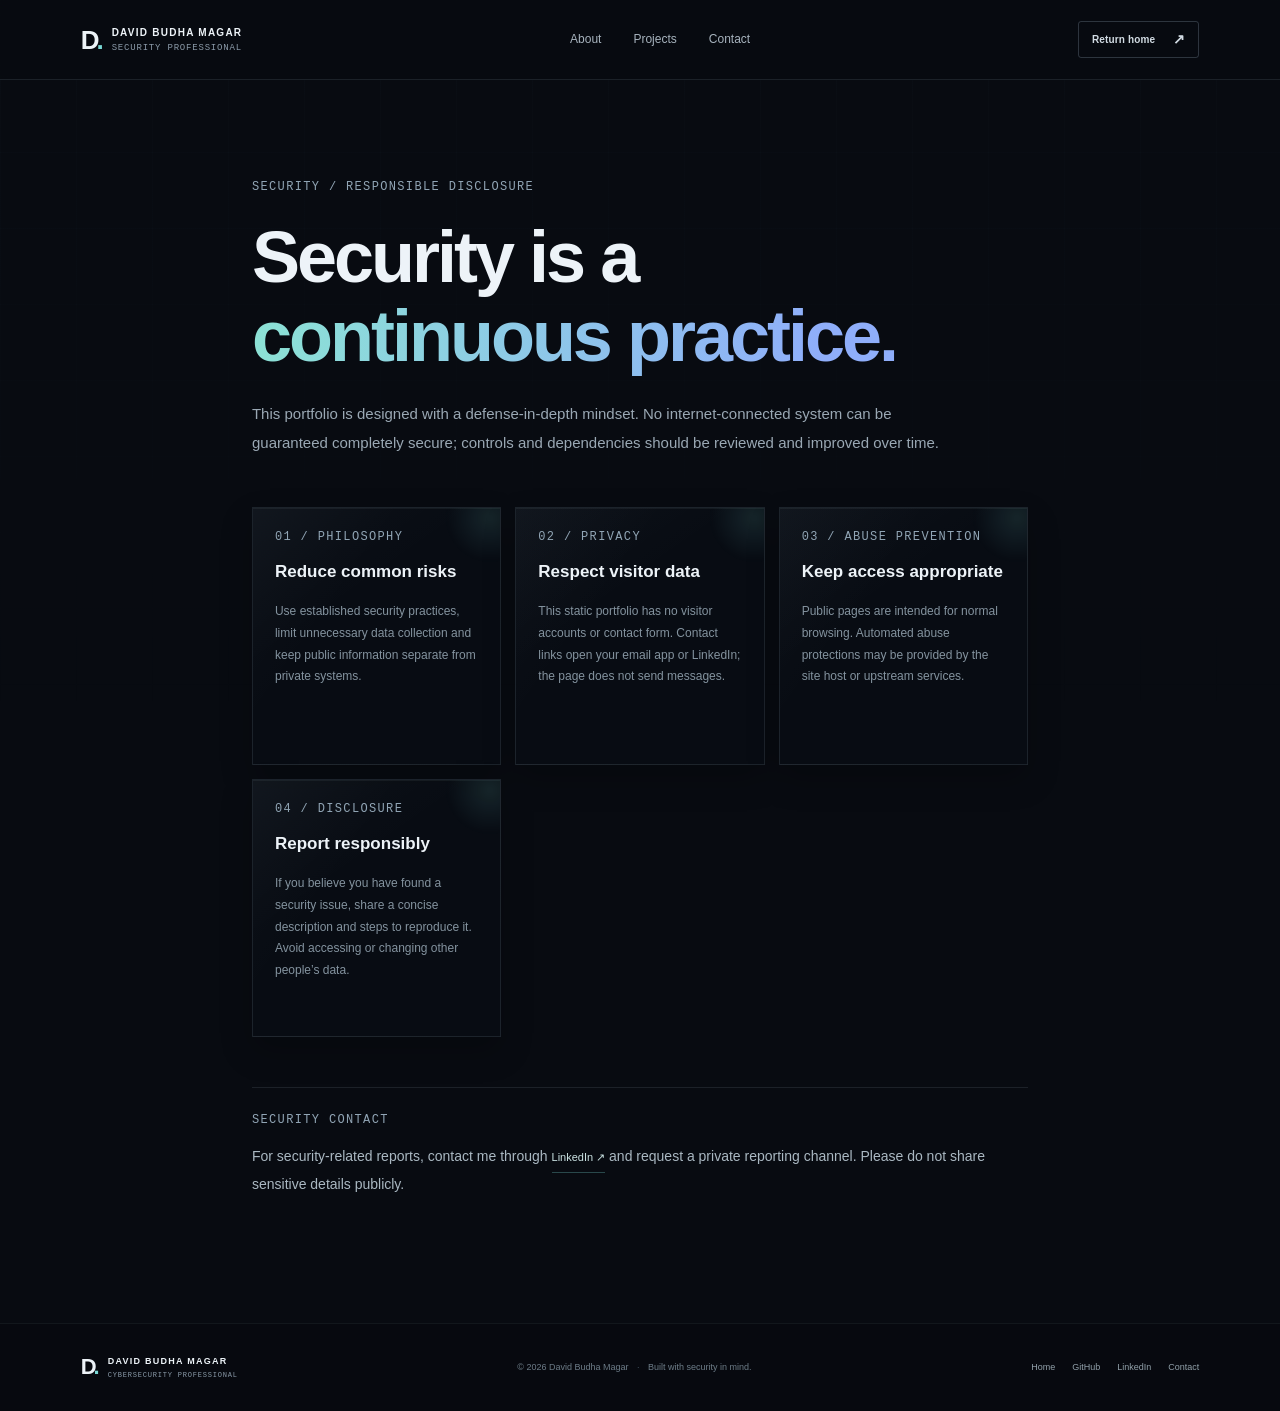
<file: security.html>
<!doctype html>
<html lang="en">
  <head>
    <meta charset="utf-8" />
    <meta name="viewport" content="width=device-width,initial-scale=1" />
    <meta
      http-equiv="Content-Security-Policy"
      content="default-src 'self'; base-uri 'self'; object-src 'none'; script-src 'self'; style-src 'self' 'unsafe-inline' https://fonts.googleapis.com; font-src 'self' https://fonts.gstatic.com; img-src 'self' data:; connect-src 'self' https://fonts.googleapis.com https://fonts.gstatic.com; form-action 'self' mailto:; upgrade-insecure-requests"
    />
    <meta name="referrer" content="strict-origin-when-cross-origin" />
    <meta name="theme-color" content="#080b11" />
    <link rel="icon" type="image/svg+xml" href="/favicon.svg?v=1" />
    <meta
      name="description"
      content="Security philosophy and responsible disclosure for David Budha Magar’s portfolio website."
    />
    <meta property="og:type" content="website" />
    <meta property="og:title" content="Security &amp; Disclosure — David Budha Magar" />
    <meta property="og:description" content="Security philosophy and responsible disclosure." />
    <meta property="og:url" content="https://www.davidbudhamagar.com.np/security.html" />
    <meta property="og:site_name" content="David Budha Magar" />
    <meta property="og:image" content="https://www.davidbudhamagar.com.np/og-preview.png" />
    <meta property="og:image:type" content="image/png" />
    <meta property="og:image:width" content="1200" />
    <meta property="og:image:height" content="630" />
    <meta
      property="og:image:alt"
      content="David Budha Magar — cybersecurity professional. Never trust. Always verify."
    />
    <meta name="twitter:card" content="summary_large_image" />
    <meta name="twitter:title" content="Security &amp; Disclosure — David Budha Magar" />
    <meta name="twitter:description" content="Security philosophy and responsible disclosure." />
    <meta name="twitter:image" content="https://www.davidbudhamagar.com.np/og-preview.png" />
    <meta
      name="twitter:image:alt"
      content="David Budha Magar — cybersecurity professional. Never trust. Always verify."
    />
    <link rel="canonical" href="https://www.davidbudhamagar.com.np/security.html" />
    <link rel="stylesheet" href="styles.css?v=readable-type-20261017-v1" />
    <title>Security &amp; Disclosure — David Budha Magar</title>
  </head>
  <body class="site-subpage">
    <header class="site-header">
      <a class="brand" href="index.html"
        ><span class="brand-mark">D<span>.</span></span
        ><span class="brand-name">DAVID BUDHA MAGAR<small>SECURITY PROFESSIONAL</small></span></a
      >
      <nav class="desktop-nav" aria-label="Main navigation">
        <a href="index.html#about">About</a><a href="index.html#projects">Projects</a
        ><a href="index.html#contact">Contact</a>
      </nav>
      <div class="header-actions">
        <a class="button button-small button-outline" href="index.html"
          >Return home <span>↗</span></a
        ><button
          class="menu-toggle"
          type="button"
          aria-label="Open navigation"
          aria-expanded="false"
        >
          <i></i><i></i>
        </button>
      </div>
    </header>
    <main class="section" style="max-width: 1050px; min-height: 72vh; padding-top: 100px">
      <div class="eyebrow">SECURITY / RESPONSIBLE DISCLOSURE</div>
      <h1
        style="
          font-size: clamp(42px, 7vw, 72px);
          line-height: 1.1;
          letter-spacing: -3px;
          margin: 24px 0;
        "
      >
        Security is a<br /><span
          style="
            background: linear-gradient(95deg, #8ce2d5, #8faefa 88%);
            -webkit-background-clip: text;
            background-clip: text;
            color: transparent;
          "
          >continuous practice.</span
        >
      </h1>
      <p style="font-size: 15px; color: #9aa8b4; max-width: 690px; line-height: 1.9">
        This portfolio is designed with a defense-in-depth mindset. No internet-connected system can
        be guaranteed completely secure; controls and dependencies should be reviewed and improved
        over time.
      </p>
      <div
        style="
          display: grid;
          grid-template-columns: repeat(auto-fit, minmax(220px, 1fr));
          gap: 14px;
          margin: 50px 0;
        "
      >
        <article class="skill-card">
          <div class="eyebrow">01 / PHILOSOPHY</div>
          <h2 style="font-size: 17px">Reduce common risks</h2>
          <p>
            Use established security practices, limit unnecessary data collection and keep public
            information separate from private systems.
          </p>
        </article>
        <article class="skill-card">
          <div class="eyebrow">02 / PRIVACY</div>
          <h2 style="font-size: 17px">Respect visitor data</h2>
          <p>
            This static portfolio has no visitor accounts or contact form. Contact links open your
            email app or LinkedIn; the page does not send messages.
          </p>
        </article>
        <article class="skill-card">
          <div class="eyebrow">03 / ABUSE PREVENTION</div>
          <h2 style="font-size: 17px">Keep access appropriate</h2>
          <p>
            Public pages are intended for normal browsing. Automated abuse protections may be
            provided by the site host or upstream services.
          </p>
        </article>
        <article class="skill-card">
          <div class="eyebrow">04 / DISCLOSURE</div>
          <h2 style="font-size: 17px">Report responsibly</h2>
          <p>
            If you believe you have found a security issue, share a concise description and steps to
            reproduce it. Avoid accessing or changing other people’s data.
          </p>
        </article>
      </div>
      <div style="border-top: 1px solid rgba(172, 194, 215, 0.12); padding-top: 25px">
        <div class="eyebrow">SECURITY CONTACT</div>
        <p style="color: #aab8c2">
          For security-related reports, contact me through
          <a
            class="text-link"
            href="https://www.linkedin.com/in/david-budha-magar-2a601b26a/"
            target="_blank"
            rel="noopener noreferrer"
            >LinkedIn ↗</a
          >
          and request a private reporting channel. Please do not share sensitive details publicly.
        </p>
      </div>
    </main>
    <footer class="site-footer">
      <a class="brand" href="index.html"
        ><span class="brand-mark">D<span>.</span></span
        ><span class="brand-name"
          >DAVID BUDHA MAGAR<small>CYBERSECURITY PROFESSIONAL</small></span
        ></a
      >
      <div class="footer-center">
        © 2026 David Budha Magar <span>·</span> Built with security in mind.
      </div>
      <div class="footer-links">
        <a href="index.html">Home</a
        ><a href="https://github.com/Senpaicyber" target="_blank" rel="noopener noreferrer"
          >GitHub</a
        ><a
          href="https://www.linkedin.com/in/david-budha-magar-2a601b26a/"
          target="_blank"
          rel="noopener noreferrer"
          >LinkedIn</a
        ><a href="index.html#contact">Contact</a>
      </div>
    </footer>
    <script src="script.js" defer></script>
  </body>
</html>
</file>
<file: styles.css>
:root {
  color-scheme: dark;
  --bg: #080b11;
  --panel: #0c1119;
  --panel-2: #101722;
  --line: rgba(172, 194, 215, 0.12);
  --text: #edf3f8;
  --muted: #8c9baa;
  --faint: #586573;
  --cyan: #79d8d5;
  --blue: #76a9ef;
  --violet: #a395ff;
  --mono: "DM Mono", monospace;
  --sans: "Manrope", sans-serif;
}
* {
  box-sizing: border-box;
}
html {
  scroll-behavior: smooth;
  scroll-padding-top: 86px;
}
body {
  margin: 0;
  background: var(--bg);
  color: var(--text);
  font-family: var(--sans);
  font-size: 14px;
  line-height: 1.7;
  overflow-x: hidden;
}
body:before {
  content: "";
  position: fixed;
  inset: 0;
  pointer-events: none;
  z-index: -1;
  background-image:
    linear-gradient(rgba(116, 151, 178, 0.025) 1px, transparent 1px),
    linear-gradient(90deg, rgba(116, 151, 178, 0.025) 1px, transparent 1px);
  background-size: 76px 76px;
  mask-image: linear-gradient(to bottom, black, transparent 85%);
}
a {
  color: inherit;
  text-decoration: none;
}
button {
  font: inherit;
}
.ambient {
  position: absolute;
  border-radius: 50%;
  filter: blur(110px);
  opacity: 0.12;
  pointer-events: none;
}
.ambient-a {
  width: 500px;
  height: 500px;
  background: #2269a6;
  top: 60px;
  right: -120px;
}
.ambient-b {
  width: 400px;
  height: 380px;
  background: #403681;
  top: 1350px;
  left: -240px;
  opacity: 0.09;
}
.site-header {
  height: 80px;
  border-bottom: 1px solid var(--line);
  display: flex;
  align-items: center;
  justify-content: space-between;
  padding: 0 clamp(24px, 6.3vw, 104px);
  position: sticky;
  top: 0;
  z-index: 20;
  background: rgba(8, 11, 17, 0.92);
  backdrop-filter: blur(10px);
}
@supports not (backdrop-filter: blur(1px)) {
  .site-header {
    background: rgba(8, 11, 17, 0.98);
  }
}
.brand {
  display: flex;
  align-items: center;
  gap: 11px;
}
.brand-mark {
  font-weight: 800;
  font-size: 26px;
  letter-spacing: -3px;
  color: var(--text);
  line-height: 1;
}
.brand-mark span {
  color: var(--cyan);
}
.brand-name {
  font-size: 10px;
  font-weight: 800;
  letter-spacing: 1.25px;
  line-height: 1.3;
}
.brand-name small {
  display: block;
  color: var(--muted);
  font: 9px var(--mono);
  letter-spacing: 0.8px;
  margin-top: 4px;
}
.desktop-nav {
  display: flex;
  gap: 32px;
  color: #a7b3be;
  font-size: 12px;
}
.desktop-nav a {
  transition: color 0.2s;
}
.desktop-nav a:hover,
.footer-links a:hover {
  color: var(--cyan);
}
.header-actions {
  display: flex;
  align-items: center;
  gap: 15px;
}
.button {
  height: 48px;
  display: inline-flex;
  align-items: center;
  justify-content: center;
  gap: 18px;
  padding: 0 19px;
  border: 1px solid var(--line);
  border-radius: 3px;
  font-size: 11px;
  font-weight: 700;
  letter-spacing: 0.15px;
  transition: all 0.25s;
}
.button span {
  font-size: 14px;
}
.button:hover {
  transform: translateY(-2px);
  border-color: rgba(121, 216, 213, 0.5);
}
.button-small {
  height: 37px;
  padding: 0 13px;
  font-size: 10px;
}
.button-outline {
  border-color: rgba(161, 181, 199, 0.25);
  color: #d2dce4;
}
.button-primary {
  background: linear-gradient(110deg, #b1efdb, #79d8d5);
  color: #092023;
  border-color: transparent;
  box-shadow: 0 6px 28px rgba(93, 211, 197, 0.13);
}
.button-primary:hover {
  box-shadow: 0 9px 35px rgba(93, 211, 197, 0.25);
}
.button-quiet {
  border-color: transparent;
  color: #ccd6df;
}
.menu-toggle {
  display: none;
  background: none;
  border: 0;
  padding: 10px;
}
.menu-toggle i {
  display: block;
  width: 20px;
  height: 1px;
  background: var(--text);
  margin: 5px;
}
.section-wrap {
  padding-left: clamp(24px, 10.7vw, 170px);
  padding-right: clamp(24px, 10.7vw, 170px);
}
.hero {
  min-height: 660px;
  display: grid;
  grid-template-columns: 1.03fr 0.97fr;
  align-items: center;
  gap: 28px;
  padding-top: 38px;
  padding-bottom: 53px;
  max-width: 1500px;
  margin: auto;
}
.eyebrow {
  font: 10px var(--mono);
  letter-spacing: 1.35px;
  color: #91a5b5;
}
.pulse-dot,
.availability i,
.sensor-status i {
  width: 7px;
  height: 7px;
  background: var(--cyan);
  border-radius: 50%;
  display: inline-block;
  box-shadow: 0 0 12px rgba(121, 216, 213, 0.8);
  margin-right: 9px;
}
.hero h1 {
  font-size: clamp(52px, 6vw, 86px);
  line-height: 1.055;
  letter-spacing: -5px;
  margin: 27px 0 22px;
  font-weight: 600;
}
.hero h1 span,
.section-heading h2 span,
.security-note h2 span,
.contact-inner h2 span {
  background: linear-gradient(95deg, #8ce2d5, #8faefa 88%);
  -webkit-background-clip: text;
  background-clip: text;
  color: transparent;
}
.hero-intro {
  font-size: 14px;
  color: #9aa8b5;
  max-width: 450px;
  line-height: 1.9;
}
.hero-intro strong {
  color: #dce7ee;
  font-weight: 600;
}
.hero-actions {
  display: flex;
  align-items: center;
  gap: 8px;
  margin-top: 28px;
}
.hero-meta {
  display: flex;
  gap: 34px;
  margin-top: 52px;
}
.hero-meta span {
  font: 9px var(--mono);
  letter-spacing: 0.7px;
  color: #647382;
}
.hero-meta b {
  display: block;
  color: #e5edf3;
  font: 16px var(--sans);
  letter-spacing: 0;
  margin-bottom: 3px;
}
.hero-visual {
  height: 485px;
  position: relative;
  overflow: hidden;
  background: radial-gradient(ellipse at 52% 47%, rgba(39, 79, 105, 0.18), transparent 58%);
  border: 1px solid rgba(127, 157, 183, 0.1);
  border-radius: 3px;
}
.visual-grid {
  position: absolute;
  inset: 0;
  background:
    linear-gradient(rgba(126, 160, 190, 0.065) 1px, transparent 1px),
    linear-gradient(90deg, rgba(126, 160, 190, 0.065) 1px, transparent 1px);
  background-size: 36px 36px;
  mask-image: radial-gradient(ellipse at center, black 18%, transparent 83%);
}
#network {
  width: 100%;
  height: 100%;
  position: absolute;
  inset: 0;
}
.orbit {
  position: absolute;
  left: 50%;
  top: 49%;
  border: 1px solid rgba(128, 194, 207, 0.18);
  border-radius: 50%;
  transform: translate(-50%, -50%) rotate(-22deg);
}
.orbit-one {
  width: 300px;
  height: 170px;
}
.orbit-two {
  width: 370px;
  height: 230px;
  transform: translate(-50%, -50%) rotate(38deg);
  border-color: rgba(151, 146, 237, 0.15);
}
.core-wrap {
  position: absolute;
  left: 50%;
  top: 49%;
  transform: translate(-50%, -50%);
  perspective: 600px;
}
.core-hex {
  width: 118px;
  height: 136px;
  clip-path: polygon(50% 0, 94% 23%, 94% 76%, 50% 100%, 6% 76%, 6% 23%);
  padding: 1px;
  background: linear-gradient(155deg, #c4fff2, #448ec6 56%, #8f7ce8);
  filter: drop-shadow(0 0 34px rgba(100, 204, 215, 0.25));
  animation: float 6s ease-in-out infinite;
}
.core-inner {
  height: 100%;
  clip-path: polygon(50% 0, 94% 23%, 94% 76%, 50% 100%, 6% 76%, 6% 23%);
  background: linear-gradient(
    142deg,
    rgba(19, 46, 61, 0.95),
    rgba(11, 20, 33, 0.98) 60%,
    rgba(43, 34, 74, 0.82)
  );
  display: grid;
  place-items: center;
  box-shadow: inset 0 0 30px rgba(94, 199, 199, 0.22);
}
.core-inner:after {
  content: "";
  position: absolute;
  width: 68px;
  height: 78px;
  clip-path: polygon(50% 0, 94% 23%, 94% 76%, 50% 100%, 6% 76%, 6% 23%);
  border: 1px solid rgba(133, 220, 213, 0.18);
}
.core-inner svg,
.security-emblem svg {
  width: 50px;
  fill: none;
  stroke: #9ae7db;
  stroke-width: 2;
  stroke-linecap: round;
  stroke-linejoin: round;
  filter: drop-shadow(0 0 7px rgba(121, 216, 213, 0.5));
}
.visual-tag {
  position: absolute;
  font: 8px var(--mono);
  letter-spacing: 0.7px;
  color: #97abb9;
  background: rgba(10, 16, 23, 0.8);
  border: 1px solid var(--line);
  padding: 8px 10px;
}
.visual-tag b {
  color: #c5d8e1;
  font-size: 8px;
  font-weight: 400;
  margin-left: 12px;
}
.tag-top {
  top: 76px;
  left: 28px;
}
.tag-bottom {
  bottom: 68px;
  right: 25px;
}
.tag-bottom .mini-wave {
  color: var(--cyan);
  font-size: 14px;
  margin-right: 6px;
}
.node {
  position: absolute;
  width: 5px;
  height: 5px;
  border-radius: 50%;
  background: #a1ece1;
  box-shadow: 0 0 11px #74d9d2;
}
.node-a {
  top: 28%;
  left: 67%;
}
.node-b {
  top: 67%;
  left: 24%;
  background: var(--violet);
  box-shadow: 0 0 11px var(--violet);
}
.node-c {
  top: 73%;
  right: 19%;
}
.scan-line {
  position: absolute;
  left: 0;
  right: 0;
  height: 1px;
  top: 20%;
  background: linear-gradient(90deg, transparent, rgba(121, 216, 213, 0.2), transparent);
  animation: scan 8s linear infinite;
}
.visual-caption {
  position: absolute;
  bottom: 16px;
  left: 16px;
  right: 16px;
  display: flex;
  justify-content: space-between;
  font: 8px var(--mono);
  letter-spacing: 0.9px;
  color: #516270;
}
.status-strip {
  min-height: 72px;
  border-top: 1px solid var(--line);
  border-bottom: 1px solid var(--line);
  display: flex;
  justify-content: space-evenly;
  align-items: center;
  gap: 15px;
  padding: 15px 5vw;
  color: #a4b1bc;
  font-size: 11px;
}
.status-strip > div {
  white-space: nowrap;
}
.status-strip i {
  font: 9px var(--mono);
  color: #627787;
  margin-right: 9px;
  font-style: normal;
}
.status-label {
  font: 9px var(--mono);
  letter-spacing: 0.7px;
  color: #8092a0;
}
.section {
  padding: 112px clamp(24px, 10.7vw, 170px);
  max-width: 1500px;
  margin: 0 auto;
}
.section-heading {
  margin-bottom: 43px;
}
.section-heading .eyebrow {
  margin-bottom: 18px;
}
.section-heading h2,
.security-note h2 {
  font-size: clamp(34px, 4vw, 52px);
  line-height: 1.18;
  letter-spacing: -2px;
  font-weight: 550;
  margin: 0;
}
.about-content {
  display: grid;
  grid-template-columns: 1fr 0.78fr;
  gap: 11%;
  align-items: start;
}
.about-lead {
  max-width: 540px;
  color: #9aa8b4;
  font-size: 13px;
  line-height: 1.95;
}
.about-lead p {
  margin: 0 0 19px;
}
.about-lead .large-copy {
  font-size: 18px;
  line-height: 1.8;
  color: #d7e0e6;
  margin-bottom: 22px;
}
.text-link {
  display: inline-flex;
  gap: 20px;
  align-items: center;
  font-size: 11px;
  color: #cce4e4;
  border-bottom: 1px solid rgba(121, 216, 213, 0.3);
  padding: 0 0 5px;
  margin-top: 7px;
}
.profile-card {
  background: linear-gradient(145deg, rgba(17, 25, 35, 0.94), rgba(11, 16, 24, 0.8));
  border: 1px solid var(--line);
  padding: 23px 24px 16px;
  position: relative;
}
.profile-card:before {
  content: "";
  position: absolute;
  left: -1px;
  top: 21px;
  width: 2px;
  height: 38px;
  background: var(--cyan);
  box-shadow: 0 0 13px rgba(121, 216, 213, 0.5);
}
.profile-top {
  display: flex;
  align-items: center;
  gap: 13px;
}
.avatar {
  width: 44px;
  height: 44px;
  background: linear-gradient(135deg, #253746, #252644);
  border: 1px solid rgba(137, 193, 207, 0.22);
  display: grid;
  place-items: center;
  font-size: 12px;
  color: #c4efea;
  letter-spacing: -1px;
}
.avatar span {
  font-size: 8px;
  color: var(--violet);
  margin-left: -5px;
}
.profile-top > div:nth-child(2) b {
  display: block;
  font-size: 12px;
}
.profile-top small {
  display: block;
  color: var(--muted);
  font-size: 10px;
  margin-top: 3px;
}
.availability {
  margin-left: auto;
  color: #89c7bc;
  font: 8px var(--mono);
  letter-spacing: 0.5px;
}
.availability i {
  width: 5px;
  height: 5px;
  margin-right: 4px;
}
.profile-rule {
  border-top: 1px solid var(--line);
  margin: 20px 0 4px;
}
.profile-row {
  display: grid;
  grid-template-columns: 38% 1fr;
  gap: 10px;
  padding: 11px 0;
  border-bottom: 1px solid rgba(172, 194, 215, 0.075);
  align-items: center;
}
.profile-row span,
.profile-foot {
  font: 8px var(--mono);
  letter-spacing: 0.5px;
  color: #738594;
}
.profile-row b {
  font-size: 10px;
  font-weight: 550;
  color: #cad5dd;
}
.profile-foot {
  display: flex;
  justify-content: space-between;
  padding-top: 14px;
  font-size: 8px;
}
.experience-section {
  padding-top: 99px;
}
.heading-row {
  display: flex;
  justify-content: space-between;
  align-items: end;
}
.heading-aside {
  max-width: 260px;
  font-size: 11px;
  color: #8494a2;
  line-height: 1.8;
  margin: 0 0 6px;
}
.timeline {
  position: relative;
  margin-top: 61px;
}
.timeline:before {
  content: "";
  position: absolute;
  left: calc(30% + 4px);
  top: 8px;
  bottom: 40px;
  width: 1px;
  background: linear-gradient(to bottom, rgba(121, 216, 213, 0.35), rgba(121, 216, 213, 0.07));
}
.timeline-item {
  display: grid;
  grid-template-columns: 30% 10px 1fr;
  gap: 24px;
  margin-bottom: 22px;
}
.timeline-date {
  text-align: right;
  padding-top: 19px;
  font: 9px var(--mono);
  letter-spacing: 0.5px;
  color: #8195a3;
}
.timeline-marker {
  position: relative;
}
.timeline-marker i {
  position: absolute;
  top: 21px;
  left: 0;
  width: 9px;
  height: 9px;
  background: var(--bg);
  border: 1px solid var(--cyan);
  border-radius: 50%;
  box-shadow: 0 0 12px rgba(121, 216, 213, 0.35);
  z-index: 1;
}
.timeline-card {
  padding: 19px 23px 14px;
  border: 1px solid var(--line);
  background: rgba(14, 20, 28, 0.76);
}
.timeline-top {
  display: flex;
  justify-content: space-between;
  align-items: start;
}
.timeline-card h3 {
  font-size: 14px;
  margin: 0 0 3px;
  font-weight: 650;
}
.company {
  font-size: 10px;
  color: #94a7b4;
}
.company span {
  color: var(--cyan);
  padding: 0 5px;
}
.role-index {
  font: 10px var(--mono);
  color: #465b6b;
}
.timeline-card > p {
  color: #8998a4;
  font-size: 11px;
  line-height: 1.85;
  margin: 14px 0 8px;
  max-width: 700px;
}
.details-toggle {
  display: flex;
  width: 100%;
  justify-content: space-between;
  text-align: left;
  background: none;
  border: 0;
  border-top: 1px solid rgba(172, 194, 215, 0.08);
  color: #c2d2dc;
  padding: 12px 0 2px;
  font-size: 10px;
  cursor: pointer;
}
.details-toggle span {
  color: var(--cyan);
  font-size: 15px;
}
.expand-content {
  display: grid;
  grid-template-rows: 0fr;
  opacity: 0;
  transition:
    grid-template-rows 0.35s,
    opacity 0.3s;
}
.timeline-card.open .expand-content {
  grid-template-rows: 1fr;
  opacity: 1;
}
.expand-content > * {
  overflow: hidden;
}
.expand-content ul {
  padding-left: 17px;
  margin: 12px 0 8px;
  color: #91a0ab;
  font-size: 10px;
  line-height: 2;
}
.role-tags,
.project-tags {
  display: flex;
  gap: 7px;
  flex-wrap: wrap;
}
.role-tags span,
.project-tags span {
  border: 1px solid rgba(127, 165, 185, 0.16);
  padding: 4px 8px;
  font: 8px var(--mono);
  color: #9aafbb;
}
.team-note {
  margin: 38px 0 0 34%;
  border: 1px solid rgba(121, 216, 213, 0.15);
  background: linear-gradient(100deg, rgba(29, 65, 68, 0.2), rgba(13, 20, 27, 0.5));
  padding: 17px 20px;
  display: flex;
  gap: 15px;
  align-items: center;
}
.team-icon {
  font-size: 20px;
  color: var(--cyan);
  width: 28px;
  height: 28px;
  border: 1px solid rgba(121, 216, 213, 0.3);
  display: grid;
  place-items: center;
}
.team-note span {
  font: 8px var(--mono);
  letter-spacing: 1px;
  color: #83c9c1;
}
.team-note p {
  font-size: 10px;
  color: #acb9c2;
  margin: 4px 0 0;
}
.projects-section {
  padding-top: 104px;
}
.project-grid {
  display: grid;
  grid-template-columns: repeat(2, minmax(0, 1fr));
  gap: 17px;
}
.project-card {
  border: 1px solid var(--line);
  background: rgba(12, 17, 25, 0.76);
  transition:
    transform 0.25s,
    border-color 0.25s;
}
.project-card:hover {
  transform: translateY(-4px);
  border-color: rgba(121, 216, 213, 0.28);
}
.project-featured {
  grid-column: span 2;
  display: grid;
  grid-template-columns: 1.02fr 0.98fr;
}
.project-wide {
  grid-column: span 2;
  display: grid;
  grid-template-columns: 0.9fr 1.1fr;
}
.project-art {
  height: 220px;
  position: relative;
  overflow: hidden;
  background: radial-gradient(
    ellipse at 50% 45%,
    rgba(28, 70, 89, 0.36),
    rgba(14, 23, 33, 0.92) 70%
  );
}
.project-featured .project-art,
.project-wide .project-art {
  height: 100%;
  min-height: 260px;
}
.project-art:before {
  content: "";
  position: absolute;
  inset: 0;
  background:
    linear-gradient(rgba(129, 168, 190, 0.05) 1px, transparent 1px),
    linear-gradient(90deg, rgba(129, 168, 190, 0.05) 1px, transparent 1px);
  background-size: 28px 28px;
  mask-image: radial-gradient(ellipse, black, transparent 86%);
}
.art-label {
  position: absolute;
  top: 14px;
  left: 16px;
  z-index: 1;
  font: 8px var(--mono);
  letter-spacing: 0.8px;
  color: #829baa;
}
.art-foot {
  position: absolute;
  bottom: 14px;
  left: 16px;
  right: 16px;
  display: flex;
  justify-content: space-between;
  font: 7px var(--mono);
  letter-spacing: 0.5px;
  color: #718591;
}
.network-graphic {
  position: absolute;
  width: 210px;
  height: 160px;
  left: 50%;
  top: 50%;
  transform: translate(-50%, -50%);
}
.net-center {
  position: absolute;
  left: 50%;
  top: 50%;
  transform: translate(-50%, -50%);
  width: 43px;
  height: 43px;
  border: 1px solid rgba(121, 216, 213, 0.55);
  border-radius: 50%;
  display: grid;
  place-items: center;
  color: #b4eee6;
  font: 10px var(--mono);
  background: rgba(14, 37, 46, 0.85);
  box-shadow: 0 0 24px rgba(121, 216, 213, 0.15);
}
.net-point {
  position: absolute;
  width: 7px;
  height: 7px;
  background: #83dbd1;
  border-radius: 50%;
  box-shadow: 0 0 9px #83dbd1;
}
.p1 {
  left: 15%;
  top: 18%;
}
.p2 {
  right: 13%;
  top: 13%;
  background: #a398ff;
}
.p3 {
  right: 5%;
  top: 63%;
}
.p4 {
  left: 28%;
  bottom: 9%;
}
.p5 {
  left: 8%;
  top: 65%;
  background: #a398ff;
}
.p6 {
  right: 29%;
  bottom: 7%;
}
.net-line {
  height: 1px;
  position: absolute;
  left: 50%;
  top: 50%;
  width: 81px;
  transform-origin: left;
  background: linear-gradient(90deg, rgba(121, 216, 213, 0.65), rgba(121, 216, 213, 0.05));
}
.l1 {
  transform: rotate(220deg);
}
.l2 {
  transform: rotate(315deg);
}
.l3 {
  transform: rotate(20deg);
}
.l4 {
  transform: rotate(130deg);
}
.l5 {
  transform: rotate(170deg);
}
.l6 {
  transform: rotate(80deg);
}
.project-body {
  padding: 18px 20px 20px;
}
.project-featured .project-body,
.project-wide .project-body {
  padding: 28px 30px;
}
.project-meta {
  display: flex;
  justify-content: space-between;
  font: 8px var(--mono);
  letter-spacing: 0.5px;
  color: #8295a3;
}
.project-meta span + span {
  color: #82c9c0;
}
.project-body h3 {
  font-size: 15px;
  line-height: 1.45;
  margin: 16px 0 8px;
  font-weight: 650;
  max-width: 430px;
}
.project-body p {
  font-size: 10px;
  line-height: 1.8;
  color: #91a0ab;
  margin: 0 0 13px;
  max-width: 460px;
}
.project-tags {
  margin: 15px 0 16px;
}
.project-tags span {
  font-size: 7px;
  padding: 4px 7px;
}
.project-open {
  background: none;
  border: 0;
  border-top: 1px solid var(--line);
  padding: 12px 0 0;
  width: 100%;
  display: flex;
  justify-content: space-between;
  color: #c9d9de;
  font-size: 10px;
  text-align: left;
  cursor: pointer;
}
.project-open span {
  font-size: 14px;
  color: var(--cyan);
}
.art-code {
  background: radial-gradient(ellipse at 50% 70%, rgba(59, 50, 112, 0.31), #10131e 70%);
}
.code-window {
  position: absolute;
  width: 84%;
  left: 8%;
  top: 49px;
  border: 1px solid rgba(140, 160, 199, 0.2);
  background: rgba(8, 12, 20, 0.75);
  box-shadow: 0 11px 35px rgba(0, 0, 0, 0.2);
}
.code-head {
  height: 27px;
  border-bottom: 1px solid var(--line);
  display: flex;
  align-items: center;
  padding: 0 9px;
  gap: 4px;
}
.code-head i {
  width: 5px;
  height: 5px;
  border-radius: 50%;
  background: #6c879a;
}
.code-head i:first-child {
  background: #d68587;
}
.code-head i:nth-child(2) {
  background: #d6ba78;
}
.code-head i:nth-child(3) {
  background: #73c5a9;
}
.code-head span {
  margin-left: 9px;
  font: 7px var(--mono);
  color: #8394a2;
}
.code-lines {
  padding: 12px 9px;
  display: grid;
  gap: 8px;
  font: 7px var(--mono);
  color: #c2cde0;
}
.code-lines i {
  font-style: normal;
  color: #51617b;
  padding-right: 7px;
}
.code-lines b {
  color: #b6a6ff;
  font-weight: 400;
}
.code-lines em {
  font-style: normal;
  color: #82d9ce;
}
.code-lines strong {
  font-weight: 400;
  color: #dbbb89;
}
.code-lines .code-comment {
  color: #6e8791;
}
.art-crypto {
  background: radial-gradient(ellipse at center, rgba(52, 48, 93, 0.4), #10131d 74%);
}
.crypto-orbit {
  position: absolute;
  width: 150px;
  height: 125px;
  border: 1px solid rgba(160, 151, 238, 0.26);
  border-radius: 50%;
  left: 50%;
  top: 50%;
  transform: translate(-50%, -50%) rotate(-22deg);
}
.crypto-orbit:before,
.crypto-orbit:after {
  content: "";
  position: absolute;
  inset: 14px -13px;
  border: 1px solid rgba(127, 199, 213, 0.19);
  border-radius: 50%;
  transform: rotate(60deg);
}
.crypto-orbit:after {
  transform: rotate(-68deg);
}
.crypto-core {
  position: absolute;
  left: 50%;
  top: 50%;
  transform: translate(-50%, -50%);
  height: 43px;
  width: 43px;
  border: 1px solid rgba(166, 163, 255, 0.5);
  background: #1b1a33;
  border-radius: 50%;
  display: grid;
  place-items: center;
  color: #d0caff;
  font-size: 20px;
  box-shadow: 0 0 21px rgba(145, 129, 242, 0.2);
}
.cipher {
  position: absolute;
  font: 7px var(--mono);
  color: #aeb9d9;
  background: #191b2b;
  border: 1px solid rgba(167, 159, 240, 0.2);
  padding: 3px 5px;
}
.c1 {
  top: 9px;
  left: 22px;
}
.c2 {
  top: 37px;
  right: -10px;
}
.c3 {
  bottom: 6px;
  left: 29px;
}
.c4 {
  bottom: 28px;
  right: -14px;
}
.art-iot {
  background: radial-gradient(ellipse at center, rgba(40, 78, 78, 0.36), #10171d 76%);
}
.iot-sensor {
  position: absolute;
  left: 50%;
  top: 49%;
  width: 154px;
  height: 136px;
  transform: translate(-50%, -50%);
  display: grid;
  place-items: center;
}
.sensor-ring {
  width: 79px;
  height: 79px;
  border: 1px solid rgba(121, 216, 213, 0.53);
  border-radius: 50%;
  display: grid;
  place-items: center;
  box-shadow: 0 0 26px rgba(121, 216, 213, 0.13);
}
.sensor-core {
  width: 47px;
  height: 47px;
  border: 1px solid rgba(121, 216, 213, 0.34);
  border-radius: 50%;
  display: grid;
  place-items: center;
  font: 10px var(--mono);
  color: #bce9dc;
  background: rgba(21, 55, 51, 0.55);
}
.sensor-wave {
  position: absolute;
  left: 50%;
  top: 50%;
  width: 100px;
  height: 100px;
  border: 1px solid rgba(121, 216, 213, 0.17);
  border-radius: 50%;
  transform: translate(-50%, -50%);
  animation: wave 3.6s ease-out infinite;
}
.w2 {
  animation-delay: 1.2s;
}
.w3 {
  animation-delay: 2.4s;
}
.sensor-status {
  position: absolute;
  bottom: -6px;
  font: 7px var(--mono);
  color: #90aaa9;
  letter-spacing: 0.6px;
}
.sensor-status i {
  width: 5px;
  height: 5px;
}
.art-risk {
  background: radial-gradient(ellipse at 49% 55%, rgba(45, 63, 91, 0.42), #10151e 75%);
}
.risk-chart {
  position: absolute;
  left: 9%;
  right: 9%;
  top: 49px;
  bottom: 36px;
  border: 1px solid rgba(129, 163, 189, 0.16);
  background: rgba(8, 13, 20, 0.48);
  padding: 12px 13px;
}
.risk-chart-head {
  display: flex;
  justify-content: space-between;
  font: 6px var(--mono);
  color: #8498a6;
}
.risk-bars {
  height: calc(100% - 23px);
  display: flex;
  align-items: end;
  gap: 9%;
  padding: 10px 6px 16px;
  border-bottom: 1px solid rgba(140, 168, 189, 0.2);
}
.risk-bars i {
  height: var(--bar);
  width: 12%;
  position: relative;
  background: linear-gradient(to top, rgba(103, 146, 202, 0.08), rgba(121, 216, 213, 0.55));
  border-top: 1px solid var(--cyan);
}
.risk-bars i:nth-child(2n) {
  background: linear-gradient(to top, rgba(124, 107, 201, 0.08), rgba(152, 143, 237, 0.5));
  border-color: #a49af7;
}
.risk-bars b {
  position: absolute;
  bottom: -14px;
  font: 5px var(--mono);
  color: #83939d;
  font-weight: 400;
  white-space: nowrap;
}
.expertise-section {
  background: linear-gradient(180deg, rgba(17, 23, 33, 0.57), rgba(11, 16, 23, 0.69));
  border-top: 1px solid rgba(172, 194, 215, 0.07);
  border-bottom: 1px solid rgba(172, 194, 215, 0.07);
}
.section-skills {
  padding-top: 97px;
  padding-bottom: 103px;
}
.skills-grid {
  display: grid;
  grid-template-columns: repeat(3, 1fr);
  gap: 12px;
}
.skill-card {
  min-height: 244px;
  border: 1px solid var(--line);
  background: rgba(10, 15, 23, 0.55);
  padding: 19px 19px 17px;
  transition:
    border-color 0.2s,
    background 0.2s;
}
.skill-card:hover {
  border-color: rgba(121, 216, 213, 0.25);
  background: rgba(16, 25, 34, 0.8);
}
.skill-icon {
  color: #8bd8d2;
  font-size: 19px;
  height: 32px;
}
.skill-title {
  display: flex;
  align-items: baseline;
  gap: 9px;
}
.skill-title span {
  font: 8px var(--mono);
  color: #536877;
}
.skill-title h3 {
  font-size: 12px;
  margin: 0;
  font-weight: 650;
}
.skill-card > p {
  font-size: 9px;
  color: #84939f;
  line-height: 1.8;
  margin: 9px 0 12px;
  min-height: 34px;
}
.skill-list {
  display: flex;
  flex-wrap: wrap;
  gap: 5px;
}
.skill-list span {
  font: 7px var(--mono);
  color: #9cabb4;
  padding: 4px 6px;
  border: 1px solid rgba(172, 194, 215, 0.1);
}
.credentials-section {
  padding-top: 103px;
  padding-bottom: 116px;
}
.credentials-layout {
  display: grid;
  grid-template-columns: 1.08fr 0.92fr;
  gap: 20px;
}
.credential-list {
  border: 1px solid var(--line);
  background: rgba(12, 17, 25, 0.63);
  padding: 17px 21px;
}
.credential-head {
  display: flex;
  justify-content: space-between;
  font: 8px var(--mono);
  letter-spacing: 0.7px;
  color: #78909f;
  padding: 0 0 11px;
}
.credential-row {
  display: grid;
  grid-template-columns: 35px 1fr auto;
  align-items: center;
  gap: 11px;
  padding: 11px 0;
  border-top: 1px solid rgba(172, 194, 215, 0.08);
}
.credential-mark {
  width: 34px;
  height: 32px;
  display: grid;
  place-items: center;
  border: 1px solid rgba(131, 170, 188, 0.2);
  color: #a9dcd7;
  font: 9px var(--mono);
  letter-spacing: -0.5px;
  background: rgba(31, 53, 63, 0.24);
}
.aws-mark {
  font: 10px var(--sans);
  font-weight: 800;
  color: #d3b069;
}
.credential-row h3 {
  font-size: 10px;
  margin: 0;
  font-weight: 600;
  line-height: 1.5;
}
.credential-row p {
  font-size: 8px;
  color: #8797a4;
  margin: 2px 0 0;
}
.credential-type {
  font: 6px var(--mono);
  color: #637988;
  letter-spacing: 0.35px;
}
.credential-note {
  font-size: 8px;
  color: #71828f;
  margin: 12px 0 0;
  line-height: 1.6;
}
.education-card {
  border: 1px solid rgba(127, 162, 184, 0.17);
  background: linear-gradient(145deg, rgba(20, 29, 40, 0.9), rgba(12, 17, 25, 0.9));
  padding: 24px 25px;
  position: relative;
  overflow: hidden;
}
.education-card:after {
  content: "";
  position: absolute;
  width: 190px;
  height: 190px;
  border: 1px solid rgba(121, 216, 213, 0.08);
  border-radius: 50%;
  right: -98px;
  top: -100px;
  box-shadow:
    0 0 0 18px rgba(121, 216, 213, 0.018),
    0 0 0 40px rgba(121, 216, 213, 0.015);
}
.education-card > .eyebrow {
  font-size: 8px;
}
.education-date {
  font: 9px var(--mono);
  color: #89c7c0;
  margin-top: 23px;
}
.education-rule {
  width: 35px;
  height: 1px;
  background: var(--cyan);
  margin: 12px 0 16px;
}
.education-icon {
  position: absolute;
  right: 24px;
  top: 91px;
  color: rgba(121, 216, 213, 0.4);
  font-size: 29px;
}
.education-card h3 {
  font-size: 15px;
  line-height: 1.5;
  max-width: 320px;
  margin: 0 0 8px;
}
.edu-university {
  font-size: 10px;
  color: #c3d1d9;
  margin: 0;
}
.edu-delivery {
  font-size: 9px;
  color: #81919e;
  margin: 3px 0 0;
}
.degree-result {
  display: flex;
  justify-content: space-between;
  align-items: center;
  margin: 21px 0 18px;
  padding: 11px 0;
  border-top: 1px solid var(--line);
  border-bottom: 1px solid var(--line);
}
.degree-result span,
.education-focus > span,
.prior-education > span {
  font: 7px var(--mono);
  letter-spacing: 0.5px;
  color: #80929f;
}
.degree-result b {
  font-size: 16px;
  color: #a1e1d5;
}
.education-focus p {
  font-size: 9px;
  color: #a7b3bc;
  margin: 6px 0 15px;
  line-height: 1.8;
}
.prior-education {
  border-top: 1px solid rgba(172, 194, 215, 0.08);
  padding-top: 13px;
}
.prior-education p {
  font-size: 8px;
  color: #8797a2;
  margin: 5px 0;
}
.security-note {
  margin: 0 auto 104px;
  max-width: 1160px;
  width: calc(100% - 48px);
  display: grid;
  grid-template-columns: 68px 1fr auto;
  align-items: center;
  gap: 24px;
  padding: 30px 33px;
  border: 1px solid rgba(121, 216, 213, 0.14);
  background: linear-gradient(100deg, rgba(19, 39, 44, 0.56), rgba(14, 20, 29, 0.7));
}
.security-emblem {
  width: 58px;
  height: 64px;
  display: grid;
  place-items: center;
  background: rgba(121, 216, 213, 0.04);
  border: 1px solid rgba(121, 216, 213, 0.18);
  clip-path: polygon(50% 0, 94% 22%, 94% 76%, 50% 100%, 6% 76%, 6% 22%);
}
.security-emblem svg {
  width: 30px;
}
.security-note .eyebrow {
  font-size: 8px;
  margin-bottom: 8px;
}
.security-note h2 {
  font-size: 24px;
  letter-spacing: -0.7px;
}
.security-note p {
  font-size: 9px;
  color: #91a0aa;
  max-width: 560px;
  line-height: 1.8;
  margin: 8px 0 0;
}
.security-note .button {
  white-space: nowrap;
  font-size: 9px;
}
.contact-section {
  min-height: 445px;
  border-top: 1px solid var(--line);
  border-bottom: 1px solid var(--line);
  position: relative;
  overflow: hidden;
  display: flex;
  justify-content: center;
  align-items: center;
  background:
    radial-gradient(ellipse at 50% 110%, rgba(45, 78, 111, 0.22), transparent 58%), #090d14;
}
.contact-inner {
  position: relative;
  z-index: 2;
  text-align: center;
  padding: 70px 20px;
}
.contact-inner > .eyebrow {
  font-size: 9px;
}
.contact-inner h2 {
  font-size: clamp(43px, 6vw, 69px);
  line-height: 1.1;
  letter-spacing: -3.5px;
  margin: 20px 0 13px;
  font-weight: 580;
}
.contact-inner > p {
  font-size: 11px;
  color: #94a3af;
  margin: 0 auto 23px;
  max-width: 430px;
}
.contact-button {
  height: 44px;
}
.contact-socials {
  display: flex;
  justify-content: center;
  gap: 24px;
  margin-top: 27px;
}
.contact-socials a {
  font: 9px var(--mono);
  color: #a8bbc3;
}
.contact-socials a:hover {
  color: var(--cyan);
}
.contact-email {
  font: 8px var(--mono);
  color: #687986;
  margin-top: 14px;
}
.contact-orb {
  position: absolute;
  border: 1px solid rgba(129, 180, 197, 0.1);
  border-radius: 50%;
  width: 390px;
  height: 390px;
  top: 50%;
  left: 50%;
  transform: translate(-50%, -50%);
}
.orb-b {
  width: 540px;
  height: 540px;
  border-color: rgba(145, 144, 217, 0.08);
}
.side-coordinate,
.side-note {
  position: absolute;
  z-index: 1;
  font: 8px var(--mono);
  line-height: 1.8;
  letter-spacing: 0.5px;
  color: #657c8b;
}
.side-coordinate {
  left: 6%;
  top: 24%;
}
.side-note {
  right: 7%;
  bottom: 24%;
  text-align: right;
}
.side-lines {
  position: absolute;
  right: 7%;
  top: 24%;
  display: flex;
  gap: 5px;
  height: 32px;
  align-items: end;
}
.side-lines i {
  display: block;
  width: 2px;
  background: rgba(121, 216, 213, 0.4);
}
.side-lines i:nth-child(1) {
  height: 12px;
}
.side-lines i:nth-child(2) {
  height: 25px;
}
.side-lines i:nth-child(3) {
  height: 17px;
}
.side-lines i:nth-child(4) {
  height: 32px;
}
.side-lines i:nth-child(5) {
  height: 21px;
}
.site-footer {
  min-height: 88px;
  padding: 19px clamp(24px, 6.3vw, 104px);
  display: flex;
  align-items: center;
  justify-content: space-between;
  gap: 20px;
}
.site-footer .brand-mark {
  font-size: 22px;
}
.site-footer .brand-name {
  font-size: 9px;
}
.site-footer .brand-name small {
  font-size: 7px;
}
.footer-center {
  font-size: 9px;
  color: #6e7d89;
}
.footer-center span {
  padding: 0 6px;
  color: #445563;
}
.footer-links {
  display: flex;
  gap: 17px;
  font-size: 9px;
  color: #92a0aa;
}
.project-dialog {
  width: min(540px, calc(100% - 32px));
  background: #0d141d;
  color: var(--text);
  border: 1px solid rgba(121, 216, 213, 0.27);
  padding: 36px;
  box-shadow: 0 24px 100px rgba(0, 0, 0, 0.65);
}
.project-dialog::backdrop {
  background: rgba(3, 7, 12, 0.78);
  backdrop-filter: blur(4px);
}
.dialog-close {
  position: absolute;
  right: 15px;
  top: 12px;
  border: 0;
  background: none;
  color: #aab9c3;
  font-size: 24px;
  cursor: pointer;
}
.project-dialog h2 {
  font-size: 25px;
  line-height: 1.3;
  letter-spacing: -0.8px;
  margin: 17px 0 12px;
}
.project-dialog > p,
.dialog-content {
  font-size: 11px;
  color: #9babb5;
  line-height: 1.9;
}
.dialog-content {
  border-top: 1px solid var(--line);
  padding-top: 15px;
  margin-top: 18px;
}
.dialog-content ul {
  padding-left: 17px;
}
.dialog-content li {
  padding: 3px 0;
}
.reveal {
  opacity: 0;
  transform: translateY(18px);
  transition:
    opacity 0.65s ease,
    transform 0.65s ease;
}
.reveal.visible {
  opacity: 1;
  transform: none;
}
@keyframes float {
  0%,
  100% {
    transform: translateY(0) rotateY(-6deg);
  }
  50% {
    transform: translateY(-9px) rotateY(6deg);
  }
}
@keyframes scan {
  0% {
    top: 14%;
    opacity: 0;
  }
  20% {
    opacity: 0.8;
  }
  80% {
    opacity: 0.6;
  }
  100% {
    top: 88%;
    opacity: 0;
  }
}
@keyframes wave {
  0% {
    opacity: 0.6;
    transform: translate(-50%, -50%) scale(0.7);
  }
  100% {
    opacity: 0;
    transform: translate(-50%, -50%) scale(1.65);
  }
}
@media (max-width: 1000px) {
  .desktop-nav {
    gap: 17px;
  }
  .desktop-nav a {
    font-size: 10px;
  }
  .section {
    padding-left: 7vw;
    padding-right: 7vw;
  }
  .hero {
    padding-left: 7vw;
    padding-right: 7vw;
  }
  .hero-visual {
    height: 420px;
  }
  .hero h1 {
    font-size: 66px;
  }
  .status-strip {
    flex-wrap: wrap;
    justify-content: center;
  }
  .credentials-layout {
    grid-template-columns: 1fr 1fr;
  }
  .security-note {
    margin-left: 24px;
    margin-right: 24px;
  }
  .site-header {
    padding: 0 4vw;
  }
}
@media (max-width: 720px) {
  html {
    scroll-padding-top: 68px;
  }
  .site-header {
    height: 67px;
    padding: 0 20px;
  }
  .desktop-nav {
    display: none;
    position: absolute;
    top: 66px;
    left: 0;
    right: 0;
    background: rgba(8, 12, 18, 0.98);
    padding: 10px 22px 20px;
    border-bottom: 1px solid var(--line);
    flex-direction: column;
    gap: 0;
  }
  .desktop-nav.open {
    display: flex;
  }
  .desktop-nav a {
    padding: 12px 0;
    border-bottom: 1px solid rgba(172, 194, 215, 0.08);
    font-size: 12px;
  }
  .header-actions > .button {
    display: none;
  }
  .menu-toggle {
    display: block;
  }
  .brand-mark {
    font-size: 24px;
  }
  .hero {
    grid-template-columns: 1fr;
    gap: 25px;
    padding: 61px 23px 44px;
    min-height: auto;
  }
  .hero h1 {
    font-size: 58px;
    letter-spacing: -3.5px;
    margin-top: 22px;
  }
  .hero-intro {
    font-size: 12px;
    max-width: 440px;
  }
  .hero-meta {
    margin-top: 32px;
  }
  .hero-visual {
    height: 330px;
  }
  .orbit-one {
    width: 240px;
    height: 135px;
  }
  .orbit-two {
    width: 294px;
    height: 183px;
  }
  .core-hex {
    width: 94px;
    height: 108px;
  }
  .tag-top {
    top: 39px;
    left: 14px;
  }
  .tag-bottom {
    bottom: 42px;
    right: 12px;
  }
  .status-strip {
    padding: 17px 15px;
    justify-content: flex-start;
    display: grid;
    grid-template-columns: 1fr 1fr;
    gap: 14px 10px;
    font-size: 9px;
  }
  .status-label {
    grid-column: span 2;
  }
  .status-strip > div {
    white-space: normal;
  }
  .section {
    padding: 75px 23px;
  }
  .section-heading {
    margin-bottom: 29px;
  }
  .section-heading h2 {
    font-size: 37px;
    letter-spacing: -1.7px;
  }
  .about-content {
    grid-template-columns: 1fr;
    gap: 31px;
  }
  .about-lead .large-copy {
    font-size: 16px;
  }
  .heading-row {
    display: block;
  }
  .heading-aside {
    margin-top: 14px;
    max-width: 400px;
  }
  .timeline {
    margin-top: 35px;
  }
  .timeline:before {
    left: 4px;
  }
  .timeline-item {
    grid-template-columns: 10px 1fr;
    gap: 15px;
    margin-bottom: 15px;
  }
  .timeline-date {
    grid-column: 2;
    text-align: left;
    padding: 0 0 1px;
    font-size: 8px;
    order: 0;
  }
  .timeline-marker {
    grid-column: 1;
    grid-row: 1/3;
  }
  .timeline-marker i {
    top: 2px;
  }
  .timeline-card {
    grid-column: 2;
    padding: 16px;
  }
  .timeline-card h3 {
    font-size: 12px;
  }
  .timeline-card > p {
    font-size: 10px;
  }
  .team-note {
    margin: 25px 0 0 25px;
    padding: 13px;
  }
  .team-note p {
    line-height: 1.7;
  }
  .project-grid {
    grid-template-columns: 1fr;
    gap: 12px;
  }
  .project-featured,
  .project-wide {
    grid-column: auto;
    display: block;
  }
  .project-featured .project-art,
  .project-wide .project-art {
    height: 210px;
    min-height: 0;
  }
  .project-featured .project-body,
  .project-wide .project-body {
    padding: 18px 19px;
  }
  .project-body h3 {
    font-size: 14px;
    margin-top: 12px;
  }
  .project-art {
    height: 200px;
  }
  .section-skills {
    padding-top: 73px;
    padding-bottom: 77px;
  }
  .skills-grid {
    grid-template-columns: 1fr 1fr;
    gap: 9px;
  }
  .skill-card {
    padding: 14px 12px;
    min-height: 235px;
  }
  .skill-title {
    display: block;
  }
  .skill-title span {
    display: block;
    margin-bottom: 3px;
  }
  .skill-title h3 {
    font-size: 11px;
  }
  .skill-card > p {
    font-size: 8px;
    min-height: 53px;
  }
  .skill-list {
    gap: 4px;
  }
  .skill-list span {
    font-size: 6.5px;
    padding: 4px;
  }
  .credentials-layout {
    grid-template-columns: 1fr;
    gap: 13px;
  }
  .credential-list {
    padding: 15px;
  }
  .credential-row {
    grid-template-columns: 32px 1fr;
    gap: 9px;
  }
  .credential-type {
    grid-column: 2;
    margin-top: -7px;
  }
  .credential-row h3 {
    font-size: 9px;
  }
  .education-card {
    padding: 21px;
  }
  .security-note {
    width: calc(100% - 32px);
    margin: 0 16px 72px;
    grid-template-columns: 46px 1fr;
    gap: 14px;
    padding: 20px 16px;
  }
  .security-emblem {
    width: 45px;
    height: 50px;
  }
  .security-emblem svg {
    width: 24px;
  }
  .security-note h2 {
    font-size: 20px;
  }
  .security-note p {
    font-size: 8px;
  }
  .security-note .button {
    grid-column: 2;
    justify-self: start;
    height: 38px;
    padding: 0 12px;
  }
  .contact-section {
    min-height: 400px;
  }
  .contact-inner h2 {
    font-size: 49px;
    letter-spacing: -2.5px;
  }
  .contact-inner > p {
    font-size: 10px;
  }
  .side-coordinate {
    left: 5%;
    top: 12%;
    font-size: 7px;
  }
  .side-note {
    right: 5%;
    bottom: 11%;
    font-size: 7px;
  }
  .side-lines {
    right: 7%;
    top: 12%;
  }
  .contact-orb {
    width: 290px;
    height: 290px;
  }
  .orb-b {
    width: 400px;
    height: 400px;
  }
  .site-footer {
    padding: 19px 20px;
    display: grid;
    grid-template-columns: 1fr auto;
    gap: 13px;
  }
  .footer-center {
    grid-row: 2;
    grid-column: 1/3;
    font-size: 8px;
  }
  .footer-links {
    gap: 12px;
    font-size: 8px;
  }
  .footer-links a:last-child {
    display: none;
  }
}
@media (max-width: 380px) {
  .hero h1 {
    font-size: 51px;
  }
  .skills-grid {
    grid-template-columns: 1fr;
  }
  .skill-card {
    min-height: auto;
  }
  .skill-card > p {
    min-height: 0;
  }
  .status-strip {
    grid-template-columns: 1fr;
  }
  .status-label {
    grid-column: auto;
  }
  .profile-row {
    grid-template-columns: 34% 1fr;
  }
  .footer-links {
    gap: 8px;
  }
}
@media (prefers-reduced-motion: reduce) {
  *,
  *:before,
  *:after {
    scroll-behavior: auto !important;
    animation-duration: 0.01ms !important;
    animation-iteration-count: 1 !important;
    transition-duration: 0.01ms !important;
  }
  .reveal {
    opacity: 1;
    transform: none;
  }
}

.arcade-teaser {
  max-width: 1160px;
  width: calc(100% - 48px);
  margin: 0 auto 105px;
  padding: 28px 32px;
  display: grid;
  grid-template-columns: 62px 1fr auto;
  align-items: center;
  gap: 24px;
  border: 1px solid rgba(152, 145, 237, 0.2);
  background: linear-gradient(100deg, rgba(36, 31, 67, 0.35), rgba(14, 20, 29, 0.75));
}
.arcade-teaser-icon {
  height: 54px;
  width: 54px;
  display: grid;
  place-items: center;
  color: #b4aaff;
  background: rgba(152, 145, 237, 0.08);
  border: 1px solid rgba(152, 145, 237, 0.2);
  font-size: 23px;
}
.arcade-teaser .eyebrow {
  font-size: 8px;
  margin-bottom: 7px;
  color: #b0a9e8;
}
.arcade-teaser h2 {
  font-size: 22px;
  line-height: 1.3;
  letter-spacing: -0.65px;
  margin: 0;
}
.arcade-teaser h2 span {
  color: #a7a0fa;
}
.arcade-teaser p {
  font-size: 9px;
  color: #96a2ad;
  margin: 7px 0 0;
}
.arcade-page {
  max-width: 1150px;
  margin: 0 auto;
  padding: 74px clamp(22px, 6vw, 70px) 100px;
}
.arcade-hero {
  padding: 24px 0 38px;
  border-bottom: 1px solid var(--line);
}
.arcade-hero h1 {
  font-size: clamp(42px, 6vw, 70px);
  letter-spacing: -3px;
  line-height: 1.1;
  margin: 18px 0;
}
.arcade-hero h1 span {
  background: linear-gradient(95deg, #a9a0ff, #7edbd3);
  -webkit-background-clip: text;
  background-clip: text;
  color: transparent;
}
.arcade-hero p {
  max-width: 660px;
  color: #98a7b2;
  font-size: 13px;
  line-height: 1.9;
}
.arcade-boundary {
  display: inline-flex;
  gap: 9px;
  align-items: center;
  border: 1px solid rgba(121, 216, 213, 0.18);
  padding: 8px 11px;
  margin-top: 10px;
  color: #a6d9d0;
  font: 8px var(--mono);
  letter-spacing: 0.5px;
}
.arcade-boundary span {
  color: #788e99;
}
.arcade-toolbar {
  display: flex;
  align-items: center;
  justify-content: space-between;
  gap: 18px;
  padding: 20px 0;
}
.arcade-progress {
  font: 9px var(--mono);
  color: #91a2ae;
}
.arcade-progress b {
  color: #d7e4e9;
  font-weight: 500;
}
.progress-track {
  height: 3px;
  background: #18212c;
  margin-top: 9px;
  width: min(300px, 48vw);
}
.progress-track i {
  display: block;
  width: 0;
  height: 100%;
  background: linear-gradient(90deg, #a79cff, #76d8cf);
  transition: width 0.35s;
}
.arcade-actions {
  display: flex;
  gap: 8px;
}
.arcade-actions button,
.challenge-next,
.challenge-reset {
  border: 1px solid var(--line);
  background: #0d141d;
  color: #bccbd4;
  padding: 8px 12px;
  font-size: 9px;
  cursor: pointer;
}
.arcade-actions button:hover,
.challenge-next:hover,
.challenge-reset:hover {
  border-color: rgba(121, 216, 213, 0.4);
  color: #dff8f0;
}
.challenge-list {
  display: grid;
  gap: 10px;
}
.challenge-card {
  border: 1px solid var(--line);
  background: rgba(12, 17, 25, 0.7);
  transition: border-color 0.2s;
}
.challenge-card[open] {
  border-color: rgba(157, 150, 246, 0.29);
}
.challenge-card summary {
  cursor: pointer;
  list-style: none;
  display: grid;
  grid-template-columns: 42px 1fr auto 20px;
  align-items: center;
  gap: 12px;
  padding: 16px 19px;
}
.challenge-card summary::-webkit-details-marker {
  display: none;
}
.challenge-number {
  width: 33px;
  height: 33px;
  display: grid;
  place-items: center;
  background: rgba(135, 123, 221, 0.09);
  border: 1px solid rgba(152, 145, 237, 0.17);
  font: 9px var(--mono);
  color: #b4adff;
}
.challenge-heading strong {
  display: block;
  font-size: 11px;
}
.challenge-heading small {
  display: block;
  font: 8px var(--mono);
  color: #778b99;
  margin-top: 3px;
}
.challenge-status {
  font: 8px var(--mono);
  color: #728590;
}
.challenge-status.done {
  color: #82d8c6;
}
.challenge-chevron {
  color: #91a5b3;
  transition: transform 0.2s;
}
.challenge-card[open] .challenge-chevron {
  transform: rotate(45deg);
}
.challenge-body {
  padding: 0 20px 20px 73px;
}
.challenge-body > p {
  font-size: 10px;
  color: #99a8b2;
  line-height: 1.8;
  margin: 0 0 14px;
  max-width: 740px;
}
.mock-box {
  border: 1px solid rgba(142, 158, 181, 0.15);
  background: #090e15;
  padding: 16px;
  max-width: 760px;
}
.mock-box-label {
  font: 8px var(--mono);
  letter-spacing: 0.6px;
  color: #8c9ead;
  margin-bottom: 13px;
}
.mock-data {
  font: 9px var(--mono);
  color: #a8b7c1;
  line-height: 1.9;
  overflow-wrap: anywhere;
}
.challenge-choices {
  display: grid;
  gap: 7px;
  margin-top: 13px;
}
.challenge-choice {
  display: flex;
  align-items: flex-start;
  gap: 10px;
  width: 100%;
  text-align: left;
  background: #0d141d;
  border: 1px solid rgba(146, 167, 188, 0.13);
  padding: 10px 12px;
  color: #bac7d0;
  cursor: pointer;
  font-size: 9px;
  line-height: 1.7;
}
.challenge-choice:hover:not(:disabled) {
  border-color: rgba(132, 219, 208, 0.39);
  background: #111b24;
}
.challenge-choice:focus-visible,
.challenge-next:focus-visible,
.challenge-reset:focus-visible,
.arcade-actions button:focus-visible {
  outline: 2px solid var(--cyan);
  outline-offset: 2px;
}
.choice-mark {
  width: 16px;
  height: 16px;
  flex: 0 0 16px;
  border: 1px solid #536778;
  display: grid;
  place-items: center;
  font: 8px var(--mono);
  color: #96a5af;
}
.challenge-choice.correct {
  border-color: rgba(110, 213, 182, 0.45);
  background: rgba(27, 72, 62, 0.23);
}
.challenge-choice.correct .choice-mark {
  border-color: #76d8bb;
  color: #76d8bb;
}
.challenge-choice.incorrect {
  border-color: rgba(222, 146, 132, 0.35);
}
.challenge-choice:disabled {
  cursor: default;
}
.challenge-feedback {
  min-height: 22px;
  font-size: 9px;
  color: #8699a6;
  margin-top: 10px;
}
.challenge-feedback.good {
  color: #85dcc3;
}
.challenge-feedback.try {
  color: #e5b095;
}
.challenge-hint {
  font-size: 8px;
  color: #738794;
  margin-top: 5px;
}
.challenge-result {
  display: none;
  margin: 24px 0 0;
  border: 1px solid rgba(121, 216, 213, 0.23);
  background: rgba(19, 45, 47, 0.25);
  padding: 17px;
}
.challenge-result.show {
  display: block;
}
.challenge-result h2 {
  font-size: 17px;
  margin: 0 0 5px;
}
.challenge-result p {
  font-size: 10px;
  color: #96a8b1;
  margin: 0;
}
.challenge-safety {
  margin-top: 27px;
  padding: 14px 16px;
  border-left: 2px solid rgba(169, 159, 246, 0.55);
  background: rgba(23, 22, 39, 0.45);
  font-size: 9px;
  color: #8795a0;
  line-height: 1.8;
}
.challenge-safety b {
  color: #bbb4ef;
  font-weight: 600;
}
@media (max-width: 720px) {
  .arcade-teaser {
    width: calc(100% - 32px);
    margin-bottom: 72px;
    padding: 19px 16px;
    grid-template-columns: 45px 1fr;
    gap: 13px;
  }
  .arcade-teaser-icon {
    width: 42px;
    height: 44px;
  }
  .arcade-teaser h2 {
    font-size: 18px;
  }
  .arcade-teaser p {
    line-height: 1.7;
  }
  .arcade-teaser > .button {
    grid-column: 2;
    justify-self: start;
    height: 39px;
  }
  .arcade-page {
    padding: 49px 18px 75px;
  }
  .arcade-hero h1 {
    letter-spacing: -2px;
  }
  .arcade-hero p {
    font-size: 11px;
  }
  .arcade-toolbar {
    align-items: flex-start;
    flex-direction: column;
  }
  .arcade-progress {
    width: 100%;
    min-width: 0;
  }
  .arcade-progress .progress-track {
    width: 100%;
  }
  .arcade-actions {
    width: 100%;
  }
  .challenge-card summary {
    grid-template-columns: 36px 1fr 18px;
    padding: 13px;
    gap: 9px;
  }
  .challenge-status {
    display: none;
  }
  .challenge-body {
    padding: 0 13px 15px;
  }
  .mock-box {
    padding: 12px;
  }
  .challenge-number {
    width: 30px;
    height: 30px;
  }
}
.arcade-stat {
  display: inline-block;
  margin-left: 12px;
  padding: 4px 7px;
  border: 1px solid rgba(153, 144, 237, 0.17);
  color: #b6aff5;
  font: 8px var(--mono);
  letter-spacing: 0.3px;
}
.arcade-progress {
  min-width: 310px;
}
.challenge-result .challenge-next {
  margin-top: 13px;
}
.challenge-card summary:hover .challenge-number {
  background: rgba(135, 123, 221, 0.18);
}

/* Main profile page rhythm and section separation */
body:has(> main .hero) main {
  position: relative;
}
.hero {
  max-width: none;
  min-height: 700px;
  padding-top: 68px;
  padding-bottom: 68px;
  background: radial-gradient(ellipse at 80% 43%, rgba(48, 87, 113, 0.1), transparent 37%);
}
.hero-copy {
  position: relative;
  z-index: 2;
}
.hero h1 {
  font-size: clamp(57px, 6.3vw, 91px);
  line-height: 1.02;
  letter-spacing: -5.5px;
}
.hero-intro {
  font-size: 15px;
  max-width: 470px;
}
.hero-visual {
  height: 510px;
  border-color: rgba(127, 157, 183, 0.16);
  background:
    radial-gradient(ellipse at 52% 47%, rgba(39, 79, 105, 0.24), transparent 65%),
    rgba(9, 14, 22, 0.38);
  box-shadow: 0 28px 80px rgba(0, 0, 0, 0.18);
}
.status-strip {
  background: rgba(14, 20, 29, 0.82);
  min-height: 83px;
}
.section {
  position: relative;
}
.section-about {
  padding-top: 126px;
  padding-bottom: 124px;
}
.section-about:before,
.experience-section:before,
.projects-section:before,
.credentials-section:before {
  content: "";
  position: absolute;
  top: 0;
  left: 10.7vw;
  right: 10.7vw;
  height: 1px;
  background: linear-gradient(90deg, transparent, rgba(149, 177, 198, 0.16), transparent);
}
.section-heading {
  position: relative;
  padding-left: 16px;
}
.section-heading:before {
  content: "";
  position: absolute;
  width: 2px;
  height: 38px;
  background: linear-gradient(var(--cyan), rgba(121, 216, 213, 0));
  left: 0;
  top: 2px;
}
.about-content {
  gap: 12%;
}
.profile-card {
  box-shadow: 0 20px 55px rgba(0, 0, 0, 0.18);
  padding: 27px;
}
.experience-section {
  padding-top: 112px;
  padding-bottom: 111px;
  background: linear-gradient(
    180deg,
    rgba(14, 20, 29, 0.15),
    rgba(12, 18, 26, 0.55) 18%,
    rgba(12, 18, 26, 0.55) 82%,
    rgba(14, 20, 29, 0.15)
  );
}
.timeline-card {
  padding: 22px 26px 16px;
}
.timeline-item {
  margin-bottom: 17px;
}
.team-note {
  margin-top: 43px;
}
.projects-section {
  padding-top: 117px;
  padding-bottom: 124px;
}
.project-grid {
  gap: 19px;
}
.project-card {
  box-shadow: 0 15px 40px rgba(0, 0, 0, 0.12);
}
.project-featured .project-art {
  min-height: 290px;
}
.project-wide .project-art {
  min-height: 270px;
}
.project-body {
  padding: 21px 23px 23px;
}
.project-body p {
  font-size: 11px;
}
.section-skills {
  padding-top: 111px;
  padding-bottom: 116px;
}
.skill-card {
  min-height: 258px;
  padding: 22px;
}
.skill-card > p {
  font-size: 10px;
}
.skill-list span {
  font-size: 8px;
}
.credentials-section {
  padding-top: 116px;
  padding-bottom: 124px;
}
.credential-list,
.education-card {
  box-shadow: 0 18px 45px rgba(0, 0, 0, 0.13);
}
.security-note {
  margin-bottom: 45px;
}
.arcade-teaser {
  margin-bottom: 105px;
}
.contact-section {
  min-height: 500px;
}
.contact-inner {
  padding-top: 90px;
  padding-bottom: 90px;
}
.site-footer {
  border-top: 1px solid rgba(172, 194, 215, 0.07);
  background: rgba(7, 10, 15, 0.75);
}
@media (max-width: 1000px) {
  .hero {
    min-height: 630px;
  }
  .hero-visual {
    height: 445px;
  }
  .section-about:before,
  .experience-section:before,
  .projects-section:before,
  .credentials-section:before {
    left: 7vw;
    right: 7vw;
  }
}
@media (max-width: 720px) {
  .hero {
    padding-top: 49px;
    padding-bottom: 43px;
    min-height: 0;
    background: radial-gradient(ellipse at 90% 48%, rgba(48, 87, 113, 0.13), transparent 46%);
  }
  .hero h1 {
    font-size: 58px;
    line-height: 1.04;
    letter-spacing: -3.8px;
  }
  .hero-intro {
    font-size: 12px;
  }
  .hero-visual {
    height: 320px;
  }
  .section-about {
    padding-top: 79px;
    padding-bottom: 78px;
  }
  .section-heading {
    padding-left: 12px;
  }
  .section-heading:before {
    height: 30px;
  }
  .section-about:before,
  .experience-section:before,
  .projects-section:before,
  .credentials-section:before {
    left: 23px;
    right: 23px;
  }
  .experience-section {
    padding-top: 79px;
    padding-bottom: 77px;
  }
  .timeline-card {
    padding: 15px;
  }
  .projects-section {
    padding-top: 80px;
    padding-bottom: 82px;
  }
  .project-grid {
    gap: 13px;
  }
  .project-featured .project-art,
  .project-wide .project-art {
    min-height: 0;
  }
  .project-body {
    padding: 17px 18px 19px;
  }
  .section-skills {
    padding-top: 80px;
    padding-bottom: 80px;
  }
  .skill-card {
    min-height: 230px;
    padding: 14px 12px;
  }
  .skill-card > p {
    font-size: 8px;
  }
  .skill-list span {
    font-size: 6.5px;
  }
  .credentials-section {
    padding-top: 81px;
    padding-bottom: 82px;
  }
  .security-note {
    margin-bottom: 28px;
  }
  .arcade-teaser {
    margin-bottom: 75px;
  }
  .contact-section {
    min-height: 410px;
  }
  .site-footer {
    border-top: 1px solid rgba(172, 194, 215, 0.1);
  }
}

/* Subtle generative depth across the profile */
:root {
  --depth-shadow: 0 24px 70px rgba(0, 0, 0, 0.28);
  --glass: rgba(17, 27, 39, 0.62);
}
body:has(> main .hero) {
  perspective: 1400px;
  background-image:
    radial-gradient(ellipse at 14% 12%, rgba(80, 110, 175, 0.09), transparent 34%),
    radial-gradient(ellipse at 87% 30%, rgba(62, 178, 183, 0.075), transparent 28%),
    linear-gradient(180deg, #090c14 0%, #080b11 53%, #0a0d15 100%);
}
body:has(> main .hero):after {
  content: "";
  position: fixed;
  inset: 0;
  pointer-events: none;
  z-index: 19;
  opacity: 0.12;
  background-image: url("data:image/svg+xml,%3Csvg viewBox='0 0 180 180' xmlns='http://www.w3.org/2000/svg'%3E%3Cfilter id='n'%3E%3CfeTurbulence type='fractalNoise' baseFrequency='.9' numOctaves='2' stitchTiles='stitch'/%3E%3C/filter%3E%3Crect width='100%25' height='100%25' filter='url(%23n)' opacity='.17'/%3E%3C/svg%3E");
  mix-blend-mode: soft-light;
}
.hero {
  isolation: isolate;
}
.hero:after {
  content: "";
  position: absolute;
  z-index: -1;
  width: 440px;
  height: 440px;
  right: 11%;
  top: 11%;
  border-radius: 50%;
  background: radial-gradient(
    circle,
    rgba(115, 131, 230, 0.11),
    rgba(72, 190, 188, 0.05) 40%,
    transparent 70%
  );
  filter: blur(4px);
  animation: ai-breathe 9s ease-in-out infinite alternate;
}
.hero-visual {
  transform: rotateY(-4deg) rotateX(2deg);
  transform-style: preserve-3d;
  box-shadow:
    var(--depth-shadow),
    inset 0 1px rgba(226, 247, 255, 0.09);
  background: linear-gradient(
    135deg,
    rgba(36, 59, 76, 0.28),
    rgba(12, 18, 29, 0.55) 55%,
    rgba(42, 37, 78, 0.22)
  );
  backdrop-filter: blur(3px);
}
.hero-visual:before {
  content: "";
  position: absolute;
  inset: 0;
  z-index: 1;
  pointer-events: none;
  background: linear-gradient(
    130deg,
    rgba(212, 244, 255, 0.08),
    transparent 24%,
    transparent 65%,
    rgba(159, 144, 255, 0.05)
  );
  transform: translateZ(24px);
}
.hero-visual:after {
  content: "";
  position: absolute;
  inset: 8px;
  border: 1px solid rgba(161, 190, 213, 0.08);
  pointer-events: none;
  transform: translateZ(30px);
}
.core-wrap {
  transform: translate(-50%, -50%) translateZ(55px);
}
.visual-tag,
.visual-caption {
  transform: translateZ(36px);
}
.node {
  transform: translateZ(22px);
}
.orbit-one {
  transform: translate(-50%, -50%) rotate(-22deg) translateZ(16px);
}
.orbit-two {
  transform: translate(-50%, -50%) rotate(38deg) translateZ(-10px);
}
.section,
.status-strip,
.security-note,
.arcade-teaser,
.contact-inner {
  transform-style: preserve-3d;
}
.section-about,
.experience-section,
.projects-section,
.credentials-section,
.section-skills {
  position: relative;
  isolation: isolate;
}
.section-about:after,
.experience-section:after,
.projects-section:after,
.credentials-section:after,
.section-skills:after {
  content: "";
  position: absolute;
  z-index: -1;
  width: 360px;
  height: 360px;
  top: 19%;
  right: -140px;
  border-radius: 50%;
  background: radial-gradient(
    circle,
    rgba(102, 121, 207, 0.07),
    rgba(75, 185, 190, 0.025) 45%,
    transparent 70%
  );
  filter: blur(8px);
  pointer-events: none;
}
.experience-section:after {
  right: auto;
  left: -170px;
  top: 36%;
  background: radial-gradient(circle, rgba(103, 193, 189, 0.055), transparent 70%);
}
.projects-section:after {
  top: 8%;
  right: -120px;
}
.section-skills:after {
  right: auto;
  left: -140px;
  top: 18%;
}
.profile-card,
.timeline-card,
.project-card,
.skill-card,
.credential-list,
.education-card {
  position: relative;
  isolation: isolate;
  transform: perspective(900px) rotateX(0deg) translateY(0);
  transform-style: preserve-3d;
  transition:
    transform 0.35s cubic-bezier(0.2, 0.7, 0.2, 1),
    border-color 0.3s,
    box-shadow 0.35s,
    background 0.35s;
  box-shadow:
    0 12px 30px rgba(0, 0, 0, 0.14),
    inset 0 1px rgba(239, 248, 255, 0.035);
}
.profile-card:after,
.timeline-card:after,
.project-card:after,
.skill-card:after,
.credential-list:after,
.education-card:before {
  content: "";
  position: absolute;
  inset: 0;
  z-index: -1;
  pointer-events: none;
  opacity: 0.8;
  background: linear-gradient(
    135deg,
    rgba(180, 225, 239, 0.045),
    transparent 27%,
    transparent 68%,
    rgba(155, 143, 255, 0.035)
  );
}
.profile-card:hover,
.timeline-card:hover,
.skill-card:hover,
.credential-list:hover,
.education-card:hover {
  transform: perspective(900px) rotateX(1deg) translateY(-4px);
  border-color: rgba(133, 207, 216, 0.31);
  box-shadow:
    0 22px 52px rgba(0, 0, 0, 0.28),
    0 0 28px rgba(72, 162, 176, 0.055),
    inset 0 1px rgba(239, 248, 255, 0.09);
}
.project-card {
  transform: perspective(1000px) rotateX(0deg) translateY(0);
  box-shadow:
    0 18px 40px rgba(0, 0, 0, 0.21),
    inset 0 1px rgba(239, 248, 255, 0.04);
}
.project-card:before {
  content: "";
  position: absolute;
  inset: 0;
  pointer-events: none;
  z-index: 2;
  background: linear-gradient(
    135deg,
    rgba(204, 236, 255, 0.055),
    transparent 28%,
    transparent 70%,
    rgba(155, 143, 255, 0.035)
  );
  opacity: 0.8;
}
.project-card:hover {
  transform: perspective(1000px) rotateX(1.3deg) translateY(-7px);
  box-shadow:
    0 29px 60px rgba(0, 0, 0, 0.34),
    0 0 32px rgba(89, 169, 185, 0.08);
  border-color: rgba(121, 216, 213, 0.38);
}
.project-art {
  transform: translateZ(12px);
  background-color: #0b121d;
}
.project-art:after {
  content: "";
  position: absolute;
  inset: 0;
  background: linear-gradient(
    120deg,
    rgba(174, 214, 255, 0.08),
    transparent 44%,
    rgba(165, 151, 255, 0.06)
  );
  mix-blend-mode: screen;
  pointer-events: none;
}
.project-body {
  position: relative;
  z-index: 3;
}
.skill-card {
  overflow: hidden;
}
.skill-card:before {
  content: "";
  position: absolute;
  top: -35px;
  right: -35px;
  width: 90px;
  height: 90px;
  border-radius: 50%;
  background: radial-gradient(circle, rgba(122, 213, 212, 0.12), transparent 69%);
  filter: blur(2px);
  transition: transform 0.4s;
}
.skill-card:hover:before {
  transform: scale(1.8);
}
.credential-row {
  transition:
    background 0.2s,
    transform 0.2s;
}
.credential-row:hover {
  background: linear-gradient(90deg, rgba(131, 207, 200, 0.065), transparent);
  transform: translateX(3px);
}
.status-strip {
  box-shadow:
    0 12px 35px rgba(0, 0, 0, 0.16),
    inset 0 1px rgba(230, 246, 255, 0.045);
  background: linear-gradient(
    100deg,
    rgba(17, 26, 37, 0.93),
    rgba(12, 19, 28, 0.86),
    rgba(21, 23, 41, 0.78)
  );
}
.security-note,
.arcade-teaser {
  box-shadow:
    0 23px 60px rgba(0, 0, 0, 0.24),
    inset 0 1px rgba(230, 246, 255, 0.08);
  background: linear-gradient(
    120deg,
    rgba(24, 45, 51, 0.77),
    rgba(17, 23, 35, 0.9) 56%,
    rgba(34, 29, 58, 0.55)
  );
  transform: perspective(1000px) rotateX(1deg);
}
.security-emblem,
.arcade-teaser-icon {
  filter: drop-shadow(0 0 15px rgba(121, 216, 213, 0.12));
  transform: translateZ(20px);
}
.contact-section {
  background:
    radial-gradient(ellipse at 50% 100%, rgba(70, 113, 164, 0.23), transparent 54%),
    radial-gradient(ellipse at 50% 20%, rgba(62, 136, 158, 0.07), transparent 46%), #090d14;
}
.contact-orb {
  box-shadow:
    inset 0 0 40px rgba(115, 162, 196, 0.025),
    0 0 40px rgba(104, 145, 198, 0.025);
  transform: translate(-50%, -50%) rotateX(61deg) rotateZ(-12deg);
  width: 490px;
  height: 490px;
}
.orb-b {
  width: 660px;
  height: 660px;
  transform: translate(-50%, -50%) rotateX(61deg) rotateZ(18deg);
}
.contact-inner {
  transform: translateZ(25px);
}
@keyframes ai-breathe {
  0% {
    transform: scale(0.92) translate3d(0, 0, 0);
    opacity: 0.65;
  }
  100% {
    transform: scale(1.08) translate3d(-12px, 9px, 0);
    opacity: 1;
  }
}
@media (max-width: 720px) {
  .hero-visual {
    transform: none;
  }
  .hero-visual:before {
    background: linear-gradient(
      135deg,
      rgba(212, 244, 255, 0.055),
      transparent 34%,
      transparent 70%,
      rgba(159, 144, 255, 0.035)
    );
  }
  .hero:after {
    width: 280px;
    height: 280px;
    right: 0;
    top: 25%;
  }
  .section-about:after,
  .experience-section:after,
  .projects-section:after,
  .credentials-section:after,
  .section-skills:after {
    width: 230px;
    height: 230px;
    right: -140px;
    opacity: 0.7;
  }
  .profile-card:hover,
  .timeline-card:hover,
  .project-card:hover,
  .skill-card:hover,
  .credential-list:hover,
  .education-card:hover {
    transform: translateY(-2px);
  }
  .security-note,
  .arcade-teaser {
    transform: none;
  }
  .contact-orb {
    width: 310px;
    height: 310px;
  }
  .orb-b {
    width: 410px;
    height: 410px;
  }
}
@media (prefers-reduced-motion: reduce) {
  .hero:after {
    animation: none;
  }
  .profile-card,
  .timeline-card,
  .project-card,
  .skill-card,
  .credential-list,
  .education-card,
  .credential-row {
    transition: none;
  }
  .profile-card:hover,
  .timeline-card:hover,
  .project-card:hover,
  .skill-card:hover,
  .credential-list:hover,
  .education-card:hover {
    transform: none;
  }
}

/* Tactile depth with restrained surfaces */
body:has(> main .hero) {
  background:
    radial-gradient(ellipse at 78% 9%, rgba(60, 94, 125, 0.12), transparent 31%),
    linear-gradient(180deg, #090d14, #080b11 45%, #0b1018);
}
body:has(> main .hero):after,
.hero:after,
.section-about:after,
.experience-section:after,
.projects-section:after,
.credentials-section:after,
.section-skills:after {
  display: none !important;
}
.hero-visual {
  transform: perspective(1100px) rotateY(-5deg) rotateX(2deg);
  transform-style: preserve-3d;
  background: linear-gradient(
    145deg,
    rgba(30, 48, 63, 0.48),
    rgba(11, 17, 26, 0.88) 58%,
    rgba(29, 28, 49, 0.48)
  );
  box-shadow:
    0 30px 55px rgba(0, 0, 0, 0.33),
    inset 0 1px rgba(220, 239, 255, 0.09);
}
.hero-visual:before {
  background: linear-gradient(
    145deg,
    rgba(215, 239, 255, 0.07),
    transparent 30%,
    transparent 76%,
    rgba(148, 153, 210, 0.045)
  );
  transform: translateZ(18px);
}
.hero-visual:after {
  transform: translateZ(22px);
}
.core-wrap {
  transform: translate(-50%, -50%) translateZ(45px);
}
.visual-tag,
.visual-caption {
  transform: translateZ(27px);
}
.node {
  transform: translateZ(19px);
}
.profile-card,
.timeline-card,
.project-card,
.skill-card,
.credential-list,
.education-card {
  --tilt-x: 0deg;
  --tilt-y: 0deg;
  transform: perspective(950px) rotateX(var(--tilt-x)) rotateY(var(--tilt-y));
  transform-style: preserve-3d;
  transition:
    transform 0.22s ease,
    border-color 0.25s,
    box-shadow 0.25s;
  background-image: linear-gradient(145deg, rgba(205, 230, 245, 0.024), transparent 38%);
  box-shadow:
    0 18px 36px rgba(0, 0, 0, 0.26),
    inset 0 1px rgba(220, 239, 255, 0.08);
}
.profile-card:after,
.timeline-card:after,
.project-card:after,
.skill-card:after,
.credential-list:after,
.education-card:before {
  background: linear-gradient(125deg, rgba(199, 224, 240, 0.03), transparent 36%);
  border-color: rgba(221, 238, 249, 0.025);
}
.profile-card:hover,
.timeline-card:hover,
.project-card:hover,
.skill-card:hover,
.credential-list:hover,
.education-card:hover {
  border-color: rgba(147, 194, 207, 0.29);
  box-shadow:
    0 26px 43px rgba(0, 0, 0, 0.34),
    inset 0 1px rgba(232, 246, 255, 0.12);
}
.project-card {
  overflow: hidden;
}
.project-card:before {
  background: linear-gradient(
    130deg,
    rgba(221, 239, 252, 0.045),
    transparent 34%,
    transparent 78%,
    rgba(159, 164, 208, 0.025)
  );
}
.project-art {
  transform: translateZ(10px);
}
.project-body {
  position: relative;
  z-index: 3;
}
.status-strip {
  background: linear-gradient(100deg, #111923, #0d141d 58%, #151726);
  box-shadow:
    0 10px 24px rgba(0, 0, 0, 0.18),
    inset 0 1px rgba(230, 246, 255, 0.045);
}
.security-note,
.arcade-teaser {
  background: linear-gradient(120deg, #14242b, #101722 57%, #171725);
  box-shadow:
    0 21px 42px rgba(0, 0, 0, 0.25),
    inset 0 1px rgba(230, 246, 255, 0.08);
  transform: perspective(1000px) rotateX(1deg);
}
.contact-section {
  background:
    radial-gradient(ellipse at 50% 100%, rgba(58, 92, 125, 0.17), transparent 55%), #090d14;
}
.contact-orb {
  transform: translate(-50%, -50%) rotateX(62deg) rotateZ(-12deg);
  width: 470px;
  height: 470px;
}
.orb-b {
  width: 630px;
  height: 630px;
  transform: translate(-50%, -50%) rotateX(62deg) rotateZ(18deg);
}
@media (max-width: 720px) {
  .hero-visual,
  .profile-card,
  .timeline-card,
  .project-card,
  .skill-card,
  .credential-list,
  .education-card {
    transform: none !important;
  }
  .security-note,
  .arcade-teaser {
    transform: none;
  }
  .contact-orb {
    width: 300px;
    height: 300px;
  }
  .orb-b {
    width: 400px;
    height: 400px;
  }
}
@media (prefers-reduced-motion: reduce) {
  .profile-card,
  .timeline-card,
  .project-card,
  .skill-card,
  .credential-list,
  .education-card,
  .credential-row {
    transition: none;
  }
  .profile-card:hover,
  .timeline-card:hover,
  .project-card:hover,
  .skill-card:hover,
  .credential-list:hover,
  .education-card:hover {
    transform: none;
  }
}

/* Scroll-based section depth (enabled only for reduced-motion-safe pointer devices) */
.visual-caption {
  bottom: 15px;
  left: 15px;
  right: 15px;
  padding: 10px 12px;
  border: 1px solid rgba(139, 177, 197, 0.16);
  background: linear-gradient(100deg, rgba(10, 17, 25, 0.89), rgba(13, 18, 28, 0.72));
  color: #b8cbd4;
  letter-spacing: 1.05px;
  box-shadow: 0 8px 20px rgba(0, 0, 0, 0.2);
}
.visual-caption .caption-kicker {
  color: #7b95a5;
}
.visual-caption span:last-child {
  color: #c8e6e0;
}
@media (max-width: 720px) {
  .visual-caption {
    bottom: 11px;
    left: 10px;
    right: 10px;
    padding: 8px 9px;
    font-size: 7px;
  }
  .visual-caption .caption-kicker {
    font-size: 6px;
    letter-spacing: 0.65px;
  }
}

/* Readable focus strip and straight-on panels */
.status-strip {
  gap: 22px;
  padding-left: clamp(18px, 4vw, 64px);
  padding-right: clamp(18px, 4vw, 64px);
}
.status-strip > div:not(.status-label) {
  font-size: 13px;
  line-height: 1.5;
  color: #c1cdd5;
}
.status-strip i {
  font-size: 10px;
  color: #83c9c4;
  margin-right: 10px;
}
.status-label {
  font-size: 10px;
  color: #a3b3bd;
}
.hero-visual,
.profile-card,
.timeline-card,
.project-card,
.skill-card,
.credential-list,
.education-card,
.security-note,
.arcade-teaser {
  transform: none !important;
}
.profile-card,
.timeline-card,
.project-card,
.skill-card,
.credential-list,
.education-card {
  --tilt-x: 0deg;
  --tilt-y: 0deg;
  transition:
    border-color 0.25s,
    box-shadow 0.25s;
}
.profile-card:hover,
.timeline-card:hover,
.project-card:hover,
.skill-card:hover,
.credential-list:hover,
.education-card:hover {
  transform: none !important;
  box-shadow:
    0 20px 38px rgba(0, 0, 0, 0.27),
    inset 0 1px rgba(232, 246, 255, 0.1);
}
@media (max-width: 720px) {
  .status-strip {
    gap: 12px 9px;
  }
  .status-strip > div:not(.status-label) {
    font-size: 11px;
  }
  .status-strip i {
    font-size: 9px;
  }
  .status-label {
    font-size: 9px;
  }
}

/* Final alignment reset: all interface panels stay square and level */
main .hero-visual,
main .profile-card,
main .timeline-card,
main .project-card,
main .project-art,
main .skill-card,
main .credential-list,
main .education-card,
main .security-note,
main .arcade-teaser,
main .contact-section,
main .section,
main .expertise-section,
.challenge-card,
.mock-box,
.challenge-result {
  transform: none !important;
  transform-style: flat !important;
  perspective: none !important;
  backface-visibility: visible !important;
}
main .hero-visual {
  box-shadow:
    0 24px 48px rgba(0, 0, 0, 0.28),
    inset 0 1px rgba(220, 239, 255, 0.08);
}
main .profile-card,
main .timeline-card,
main .project-card,
main .skill-card,
main .credential-list,
main .education-card,
main .security-note,
main .arcade-teaser,
.challenge-card,
.mock-box,
.challenge-result {
  box-shadow:
    0 14px 30px rgba(0, 0, 0, 0.22),
    inset 0 1px rgba(220, 239, 255, 0.055);
}
main .profile-card:hover,
main .timeline-card:hover,
main .project-card:hover,
main .skill-card:hover,
main .credential-list:hover,
main .education-card:hover {
  transform: none !important;
  box-shadow:
    0 18px 34px rgba(0, 0, 0, 0.28),
    inset 0 1px rgba(232, 246, 255, 0.08);
}
main .hero-visual:before,
main .hero-visual:after {
  transform: none !important;
}
main .core-wrap,
main .visual-tag,
main .visual-caption,
main .node,
main .security-emblem,
main .arcade-teaser-icon {
  transform: none !important;
}

/* Recenter the shield core and make the inner bar a centered nameplate */
main .core-wrap {
  transform: translate(-50%, -50%) !important;
}
main .visual-caption {
  justify-content: center;
  text-align: center;
  min-height: 42px;
}
main .visual-caption .caption-kicker {
  color: #c7eee2;
  font: 500 10px var(--mono);
  letter-spacing: 1.7px;
}
@media (max-width: 720px) {
  main .visual-caption {
    min-height: 34px;
  }
  main .visual-caption .caption-kicker {
    font-size: 8px;
    letter-spacing: 1.2px;
  }
}

/* Keep every panel face-on; only the shield uses a centering translation. */
body:has(> main .hero) {
  perspective: none !important;
}
main,
main .hero,
main .status-strip,
main .section,
main .expertise-section,
main .security-note,
main .arcade-teaser,
main .contact-section,
main .hero-visual,
main .profile-card,
main .timeline-card,
main .project-card,
main .project-art,
main .skill-card,
main .credential-list,
main .education-card,
.project-dialog,
.challenge-card,
.mock-box,
.challenge-result {
  perspective: none !important;
  transform: none !important;
  transform-style: flat !important;
}
main .hero-visual:before,
main .hero-visual:after {
  transform: none !important;
}
main .core-wrap {
  transform: translate(-50%, -50%) !important;
}
main .visual-tag,
main .visual-caption,
main .node,
main .security-emblem,
main .arcade-teaser-icon {
  transform: none !important;
}
main .profile-card:hover,
main .timeline-card:hover,
main .project-card:hover,
main .skill-card:hover,
main .credential-list:hover,
main .education-card:hover {
  transform: none !important;
}
/* Shared keyboard focus and compact-page navigation fixes */
:where(a, button, summary, [tabindex]):focus-visible {
  outline: 2px solid var(--cyan);
  outline-offset: 3px;
}
@media (max-width: 720px) {
  body.site-subpage .header-actions > .button {
    display: inline-flex !important;
    height: 34px;
    padding: 0 10px;
    font-size: 9px;
  }
}

/* Last cascade rule: keep every interface panel perfectly face-on. */
main .hero-visual,
main .profile-card,
main .timeline-card,
main .project-card,
main .project-art,
main .skill-card,
main .credential-list,
main .education-card,
main .security-note,
main .arcade-teaser,
.site-subpage .skill-card,
.challenge-card,
.mock-box,
.challenge-result {
  rotate: none !important;
  transform: none !important;
  transform-style: flat !important;
  perspective: none !important;
}
main .hero-visual:before,
main .hero-visual:after {
  transform: none !important;
}
main .core-wrap {
  transform: translate(-50%, -50%) !important;
}
@keyframes float {
  0%,
  100% {
    transform: translateY(0);
  }
  50% {
    transform: translateY(-9px);
  }
}

/* Small requested alignment and status details. */
.team-icon {
  display: grid;
  place-items: center;
  line-height: 1;
}
.team-icon span {
  display: block;
  line-height: 1;
  transform: translate(-1px, 1px);
}
.timeline-item.current-role .timeline-marker i {
  background: #59d98e;
  border-color: #59d98e;
  box-shadow: 0 0 12px rgba(89, 217, 142, 0.55);
}
main .visual-caption {
  justify-content: space-between;
  text-align: left;
  gap: 12px;
}
main .visual-caption span {
  white-space: nowrap;
}
main .visual-caption span:last-child {
  text-align: right;
}
@media (max-width: 420px) {
  main .visual-caption {
    gap: 6px;
    padding-left: 6px;
    padding-right: 6px;
  }
  main .visual-caption .caption-kicker {
    font-size: 7px;
    letter-spacing: 0.7px;
  }
  main .visual-caption span:last-child {
    font-size: 7px;
  }
}


/* Improve section rhythm and bring supporting copy to a comfortable reading size. */
.section-heading {
  margin-bottom: 30px;
}
.experience-section {
  padding-top: 88px;
}
.experience-section .timeline {
  margin-top: 24px;
}
main .eyebrow,
main .timeline-date,
main .company,
main .timeline-card > p,
main .timeline-card summary,
main .timeline-card .expand-content,
main .team-note p,
main .project-body p,
main .skill-card > p,
main .credential-row p,
main .credential-note,
main .edu-delivery,
main .education-focus p,
main .prior-education p,
main .security-note p,
main .arcade-teaser p,
main .contact-inner > p {
  font-size: 12px;
}
main .heading-aside,
main .timeline-card h3,
main .credential-row h3,
main .edu-university {
  font-size: 13px;
}
main .profile-top small,
main .profile-row b,
main .profile-row span,
main .profile-foot,
main .role-index,
main .project-tags span,
main .skill-list span,
main .credential-type,
main .education-focus > span,
main .prior-education > span,
main .education-date,
main .contact-socials a,
main .contact-email,
main .footer-center,
main .footer-links {
  font-size: 11px;
}
@media (max-width: 720px) {
  .section-heading {
    margin-bottom: 24px;
  }
  .experience-section {
    padding-top: 64px;
  }
  .experience-section .timeline {
    margin-top: 18px;
  }
}
</file>
